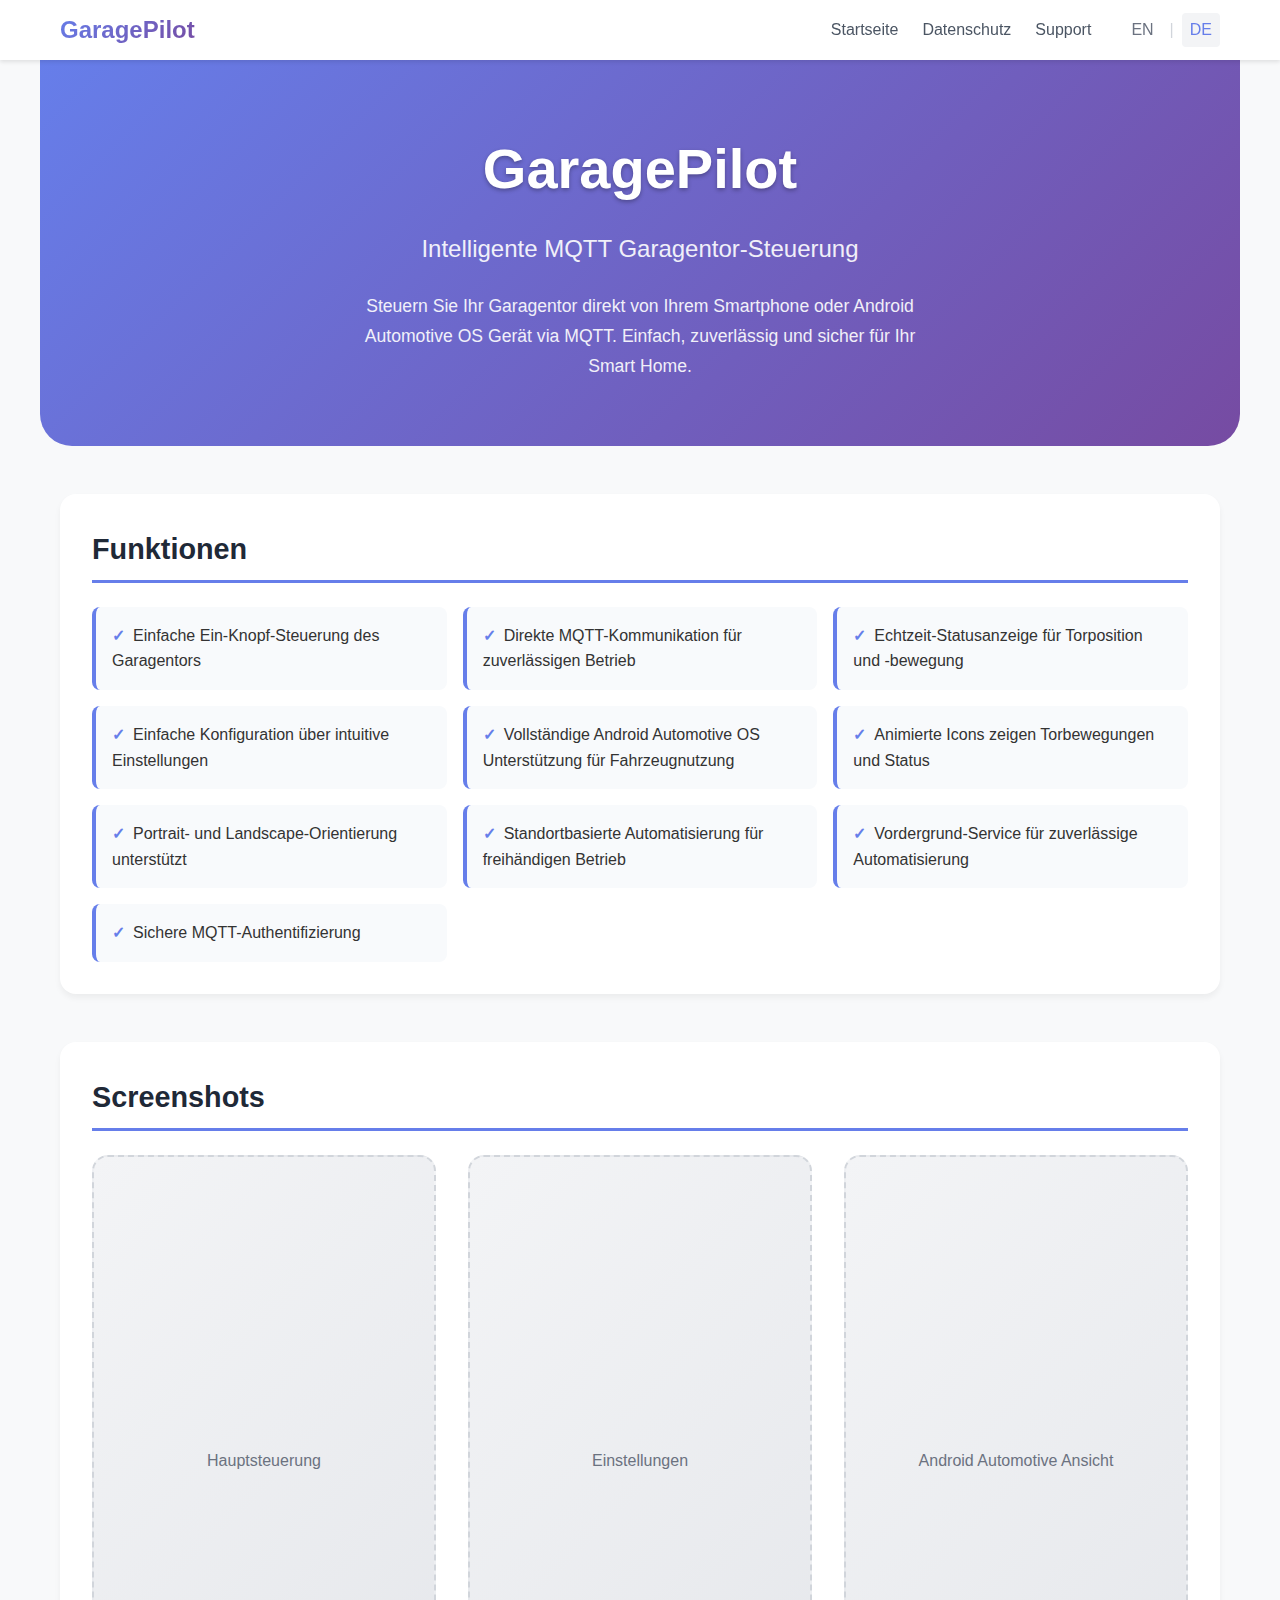
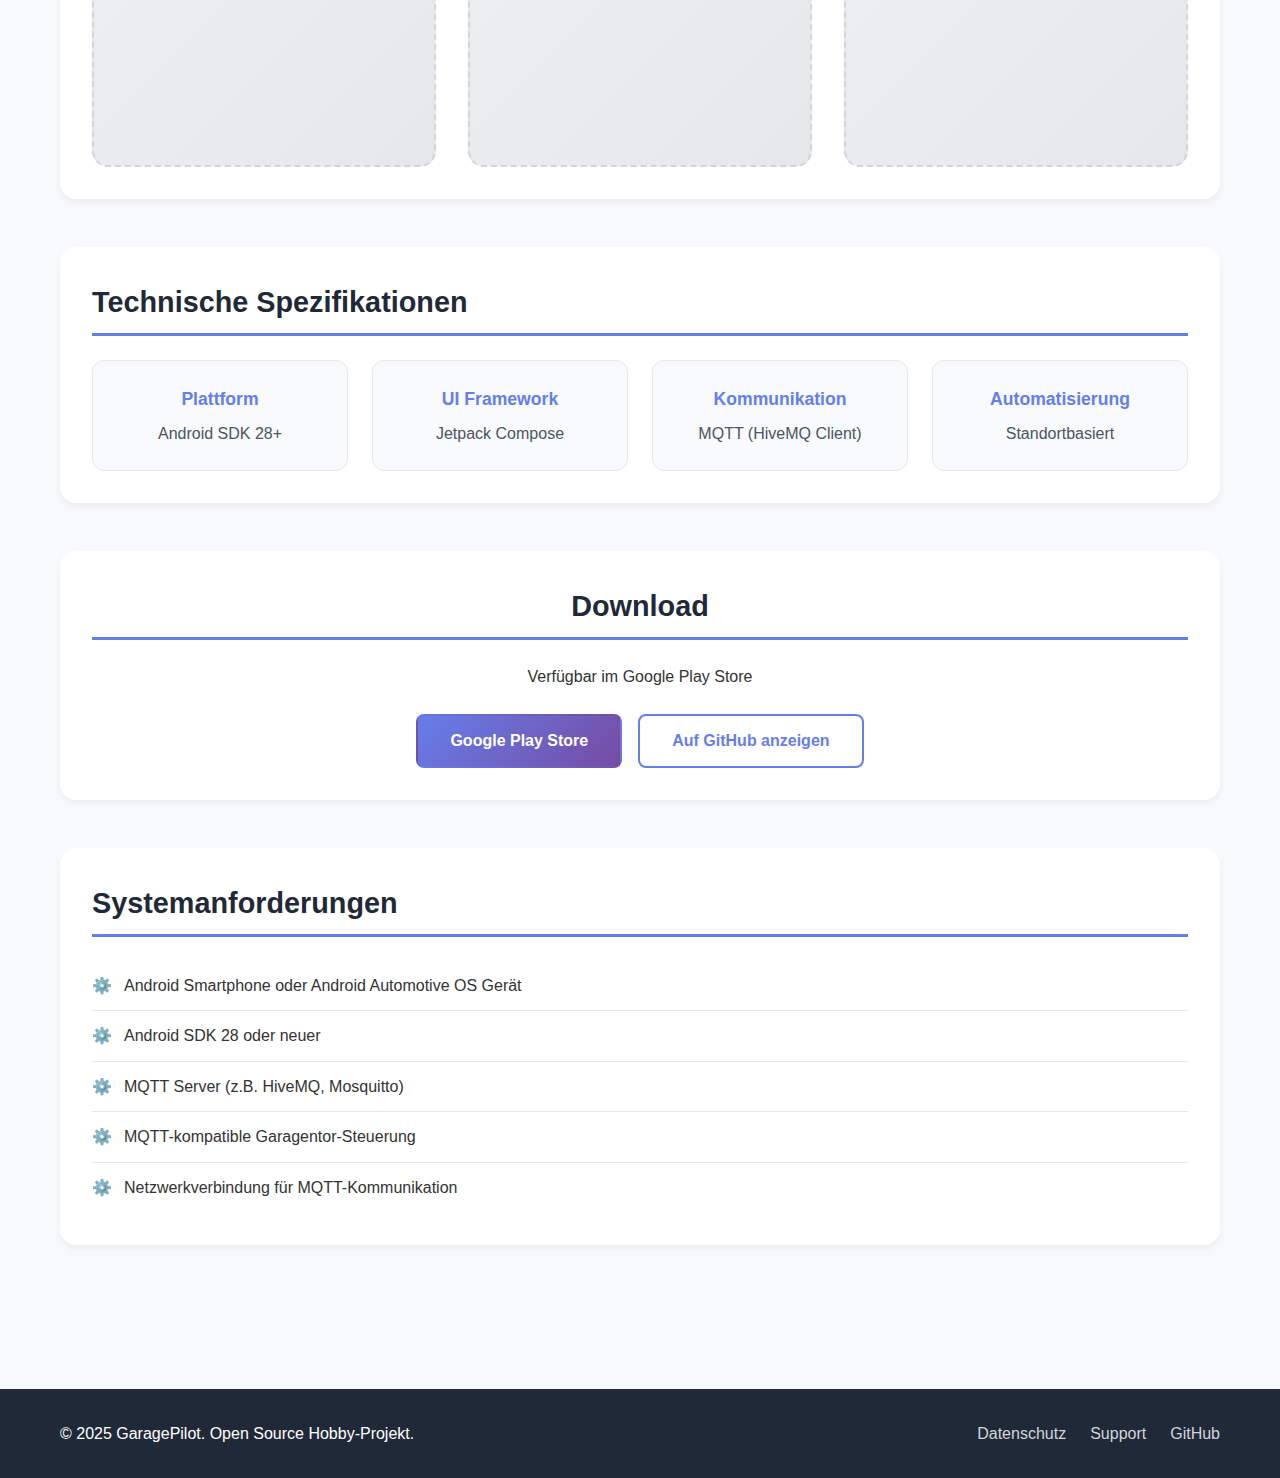
<file: index.html>
<!DOCTYPE html>
<html lang="de">

<head>
    <meta charset="UTF-8">
    <meta name="viewport" content="width=device-width, initial-scale=1.0">
    <title>GaragePilot - MQTT Garagentor-Steuerung</title>
    <link rel="stylesheet" href="css/style.css">
</head>

<body>
    <nav class="navbar">
        <div class="nav-container">
            <h1 class="nav-title">GaragePilot</h1>
            <div class="nav-right">                <ul class="nav-menu">
                    <li><a href="index.html">Startseite</a></li>
                    <li><a href="privacy-de.html">Datenschutz</a></li>
                    <li><a href="support-de.html">Support</a></li>
                </ul><div class="language-switcher">
                    <a href="index-en.html">EN</a>
                    <span class="separator">|</span>
                    <a href="index.html" class="active">DE</a>
                </div>
            </div>
        </div>
    </nav>

    <main class="main-content">
        <div class="container">
            <header class="hero">
                <h1>GaragePilot</h1>
                <h2>Intelligente MQTT Garagentor-Steuerung</h2>
                <p class="hero-description">
                    Steuern Sie Ihr Garagentor direkt von Ihrem Smartphone oder Android Automotive OS Gerät via MQTT.
                    Einfach, zuverlässig und sicher für Ihr Smart Home.
                </p>
            </header>

            <section class="features">
                <h3>Funktionen</h3>
                <ul>
                    <li>Einfache Ein-Knopf-Steuerung des Garagentors</li>
                    <li>Direkte MQTT-Kommunikation für zuverlässigen Betrieb</li>
                    <li>Echtzeit-Statusanzeige für Torposition und -bewegung</li>
                    <li>Einfache Konfiguration über intuitive Einstellungen</li>
                    <li>Vollständige Android Automotive OS Unterstützung für Fahrzeugnutzung</li>
                    <li>Animierte Icons zeigen Torbewegungen und Status</li>
                    <li>Portrait- und Landscape-Orientierung unterstützt</li>
                    <li>Standortbasierte Automatisierung für freihändigen Betrieb</li>
                    <li>Vordergrund-Service für zuverlässige Automatisierung</li>
                    <li>Sichere MQTT-Authentifizierung</li>
                </ul>
            </section>

            <section class="screenshots">
                <h3>Screenshots</h3>
                <div class="screenshot-grid">
                    <div class="screenshot-placeholder">
                        <p>Hauptsteuerung</p>
                    </div>
                    <div class="screenshot-placeholder">
                        <p>Einstellungen</p>
                    </div>
                    <div class="screenshot-placeholder">
                        <p>Android Automotive Ansicht</p>
                    </div>
                </div>
            </section>

            <section class="technical-specs">
                <h3>Technische Spezifikationen</h3>
                <div class="specs-grid">
                    <div class="spec-item">
                        <h4>Plattform</h4>
                        <p>Android SDK 28+</p>
                    </div>
                    <div class="spec-item">
                        <h4>UI Framework</h4>
                        <p>Jetpack Compose</p>
                    </div>
                    <div class="spec-item">
                        <h4>Kommunikation</h4>
                        <p>MQTT (HiveMQ Client)</p>
                    </div>
                    <div class="spec-item">
                        <h4>Automatisierung</h4>
                        <p>Standortbasiert</p>
                    </div>
                </div>
            </section>

            <section class="download">
                <h3>Download</h3>
                <p>Verfügbar im Google Play Store</p>
                <div class="download-buttons">
                    <a href="#" class="btn btn-primary">Google Play Store</a>
                    <a href="https://github.com/yourusername/GContrl" class="btn btn-secondary">Auf GitHub anzeigen</a>
                </div>
            </section>

            <section class="requirements">
                <h3>Systemanforderungen</h3>
                <ul>
                    <li>Android Smartphone oder Android Automotive OS Gerät</li>
                    <li>Android SDK 28 oder neuer</li>
                    <li>MQTT Server (z.B. HiveMQ, Mosquitto)</li>
                    <li>MQTT-kompatible Garagentor-Steuerung</li>
                    <li>Netzwerkverbindung für MQTT-Kommunikation</li>
                </ul>
            </section>
        </div>
    </main>

    <footer class="footer">
        <div class="container">
            <p>&copy; 2025 GaragePilot. Open Source Hobby-Projekt.</p>
            <div class="footer-links">
                <a href="privacy-de.html">Datenschutz</a>
                <a href="support-de.html">Support</a>
                <a href="https://github.com/yourusername/GContrl">GitHub</a>
            </div>
        </div>
    </footer>
</body>

</html>
</file>
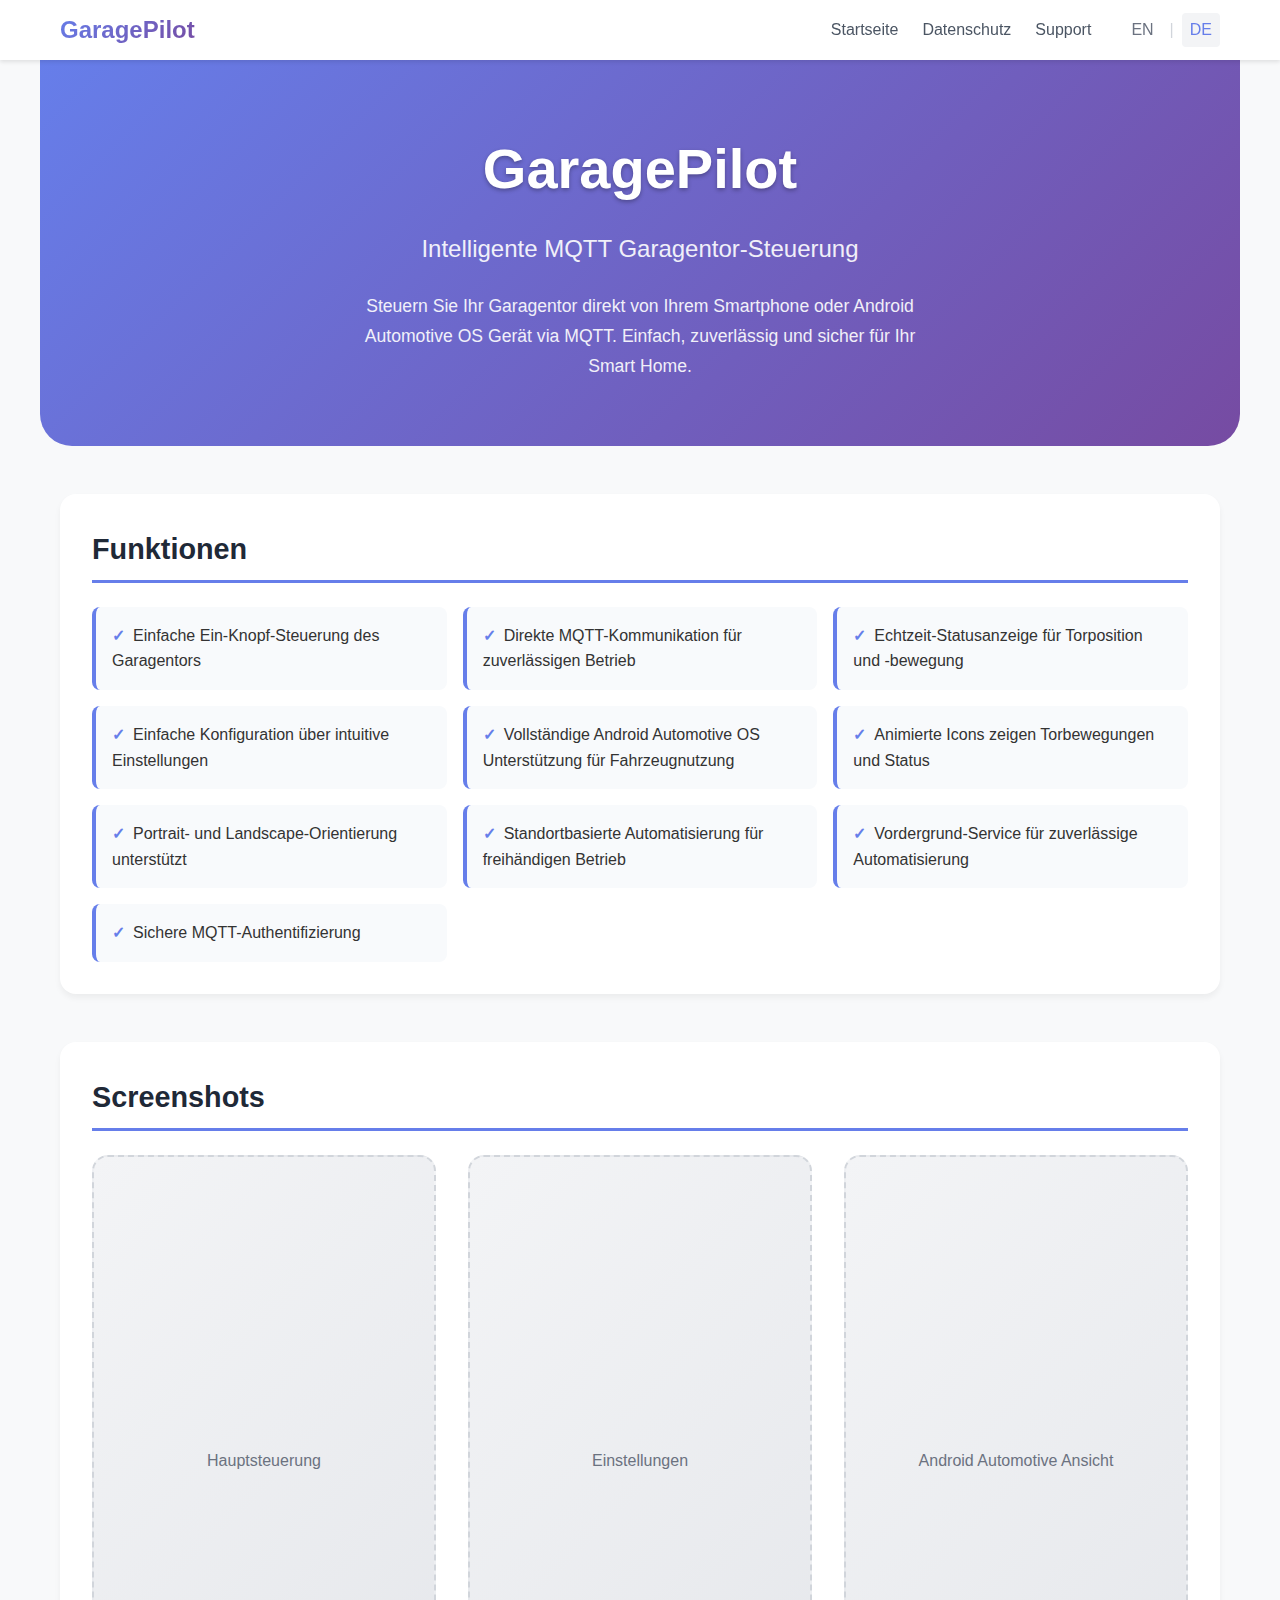
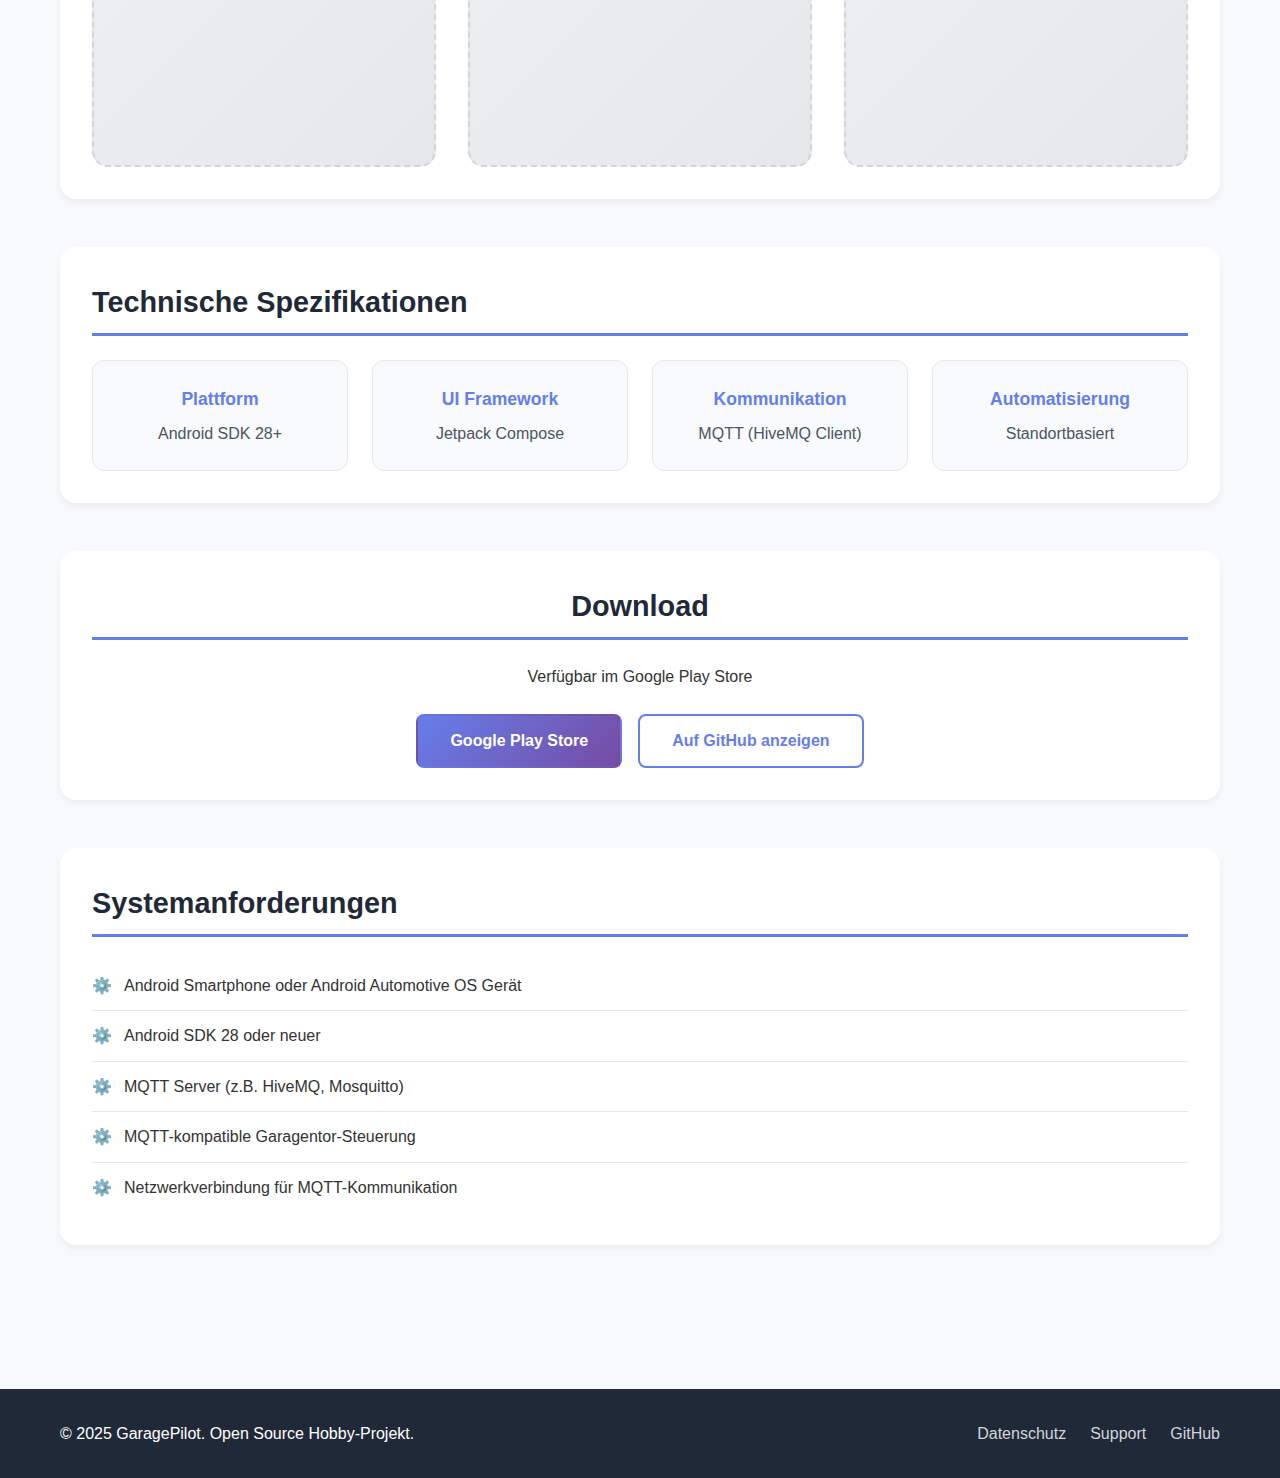
<file: index-de.html>
<!DOCTYPE html>
<html lang="de">

<head>
    <meta charset="UTF-8">
    <meta name="viewport" content="width=device-width, initial-scale=1.0">
    <title>GaragePilot - MQTT Garagentor-Steuerung</title>
    <link rel="stylesheet" href="css/style.css">
</head>

<body>
    <nav class="navbar">
        <div class="nav-container">
            <h1 class="nav-title">GaragePilot</h1>
            <div class="nav-right">
                <ul class="nav-menu">
                    <li><a href="index-de.html">Startseite</a></li>
                    <li><a href="privacy-de.html">Datenschutz</a></li>
                    <li><a href="support-de.html">Support</a></li>
                </ul>
                <div class="language-switcher">
                    <a href="index.html">EN</a>
                    <span class="separator">|</span>
                    <a href="index-de.html" class="active">DE</a>
                </div>
            </div>
        </div>
    </nav>

    <main class="main-content">
        <div class="container">
            <header class="hero">
                <h1>GaragePilot</h1>
                <h2>Intelligente MQTT Garagentor-Steuerung</h2>
                <p class="hero-description">
                    Steuern Sie Ihr Garagentor direkt von Ihrem Smartphone oder Android Automotive OS Gerät via MQTT.
                    Einfach, zuverlässig und sicher für Ihr Smart Home.
                </p>
            </header>

            <section class="features">
                <h3>Funktionen</h3>
                <ul>
                    <li>Einfache Ein-Knopf-Steuerung des Garagentors</li>
                    <li>Direkte MQTT-Kommunikation für zuverlässigen Betrieb</li>
                    <li>Echtzeit-Statusanzeige für Torposition und -bewegung</li>
                    <li>Einfache Konfiguration über intuitive Einstellungen</li>
                    <li>Vollständige Android Automotive OS Unterstützung für Fahrzeugnutzung</li>
                    <li>Animierte Icons zeigen Torbewegungen und Status</li>
                    <li>Portrait- und Landscape-Orientierung unterstützt</li>
                    <li>Standortbasierte Automatisierung für freihändigen Betrieb</li>
                    <li>Vordergrund-Service für zuverlässige Automatisierung</li>
                    <li>Sichere MQTT-Authentifizierung</li>
                </ul>
            </section>

            <section class="screenshots">
                <h3>Screenshots</h3>
                <div class="screenshot-grid">
                    <div class="screenshot-placeholder">
                        <p>Hauptsteuerung</p>
                    </div>
                    <div class="screenshot-placeholder">
                        <p>Einstellungen</p>
                    </div>
                    <div class="screenshot-placeholder">
                        <p>Android Automotive Ansicht</p>
                    </div>
                </div>
            </section>

            <section class="technical-specs">
                <h3>Technische Spezifikationen</h3>
                <div class="specs-grid">
                    <div class="spec-item">
                        <h4>Plattform</h4>
                        <p>Android SDK 28+</p>
                    </div>
                    <div class="spec-item">
                        <h4>UI Framework</h4>
                        <p>Jetpack Compose</p>
                    </div>
                    <div class="spec-item">
                        <h4>Kommunikation</h4>
                        <p>MQTT (HiveMQ Client)</p>
                    </div>
                    <div class="spec-item">
                        <h4>Automatisierung</h4>
                        <p>Standortbasiert</p>
                    </div>
                </div>
            </section>

            <section class="download">
                <h3>Download</h3>
                <p>Verfügbar im Google Play Store</p>
                <div class="download-buttons">
                    <a href="#" class="btn btn-primary">Google Play Store</a>
                    <a href="https://github.com/yourusername/GContrl" class="btn btn-secondary">Auf GitHub anzeigen</a>
                </div>
            </section>

            <section class="requirements">
                <h3>Systemanforderungen</h3>
                <ul>
                    <li>Android Smartphone oder Android Automotive OS Gerät</li>
                    <li>Android SDK 28 oder neuer</li>
                    <li>MQTT Server (z.B. HiveMQ, Mosquitto)</li>
                    <li>MQTT-kompatible Garagentor-Steuerung</li>
                    <li>Netzwerkverbindung für MQTT-Kommunikation</li>
                </ul>
            </section>
        </div>
    </main>

    <footer class="footer">
        <div class="container">
            <p>&copy; 2025 GaragePilot. Open Source Hobby-Projekt.</p>
            <div class="footer-links">
                <a href="privacy-de.html">Datenschutz</a>
                <a href="support-de.html">Support</a>
                <a href="https://github.com/yourusername/GContrl">GitHub</a>
            </div>
        </div>
    </footer>
</body>

</html>
</file>
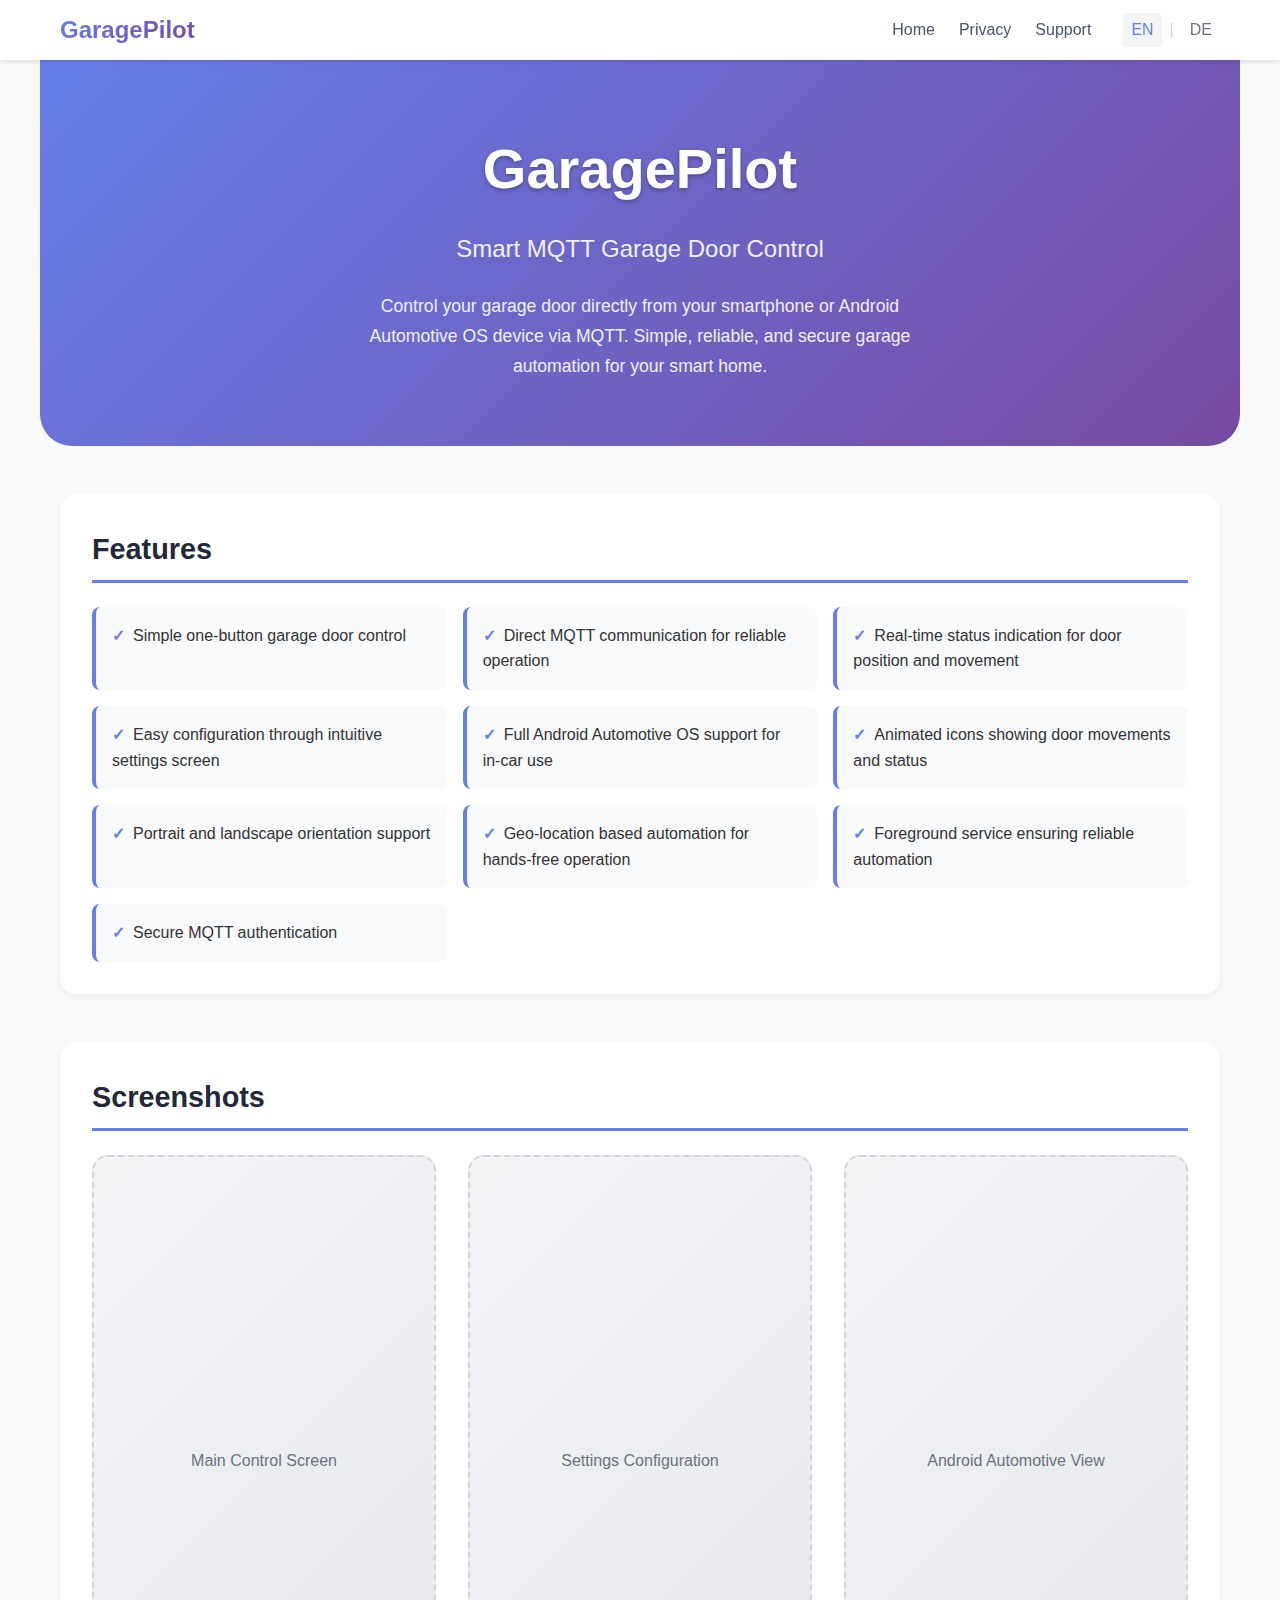
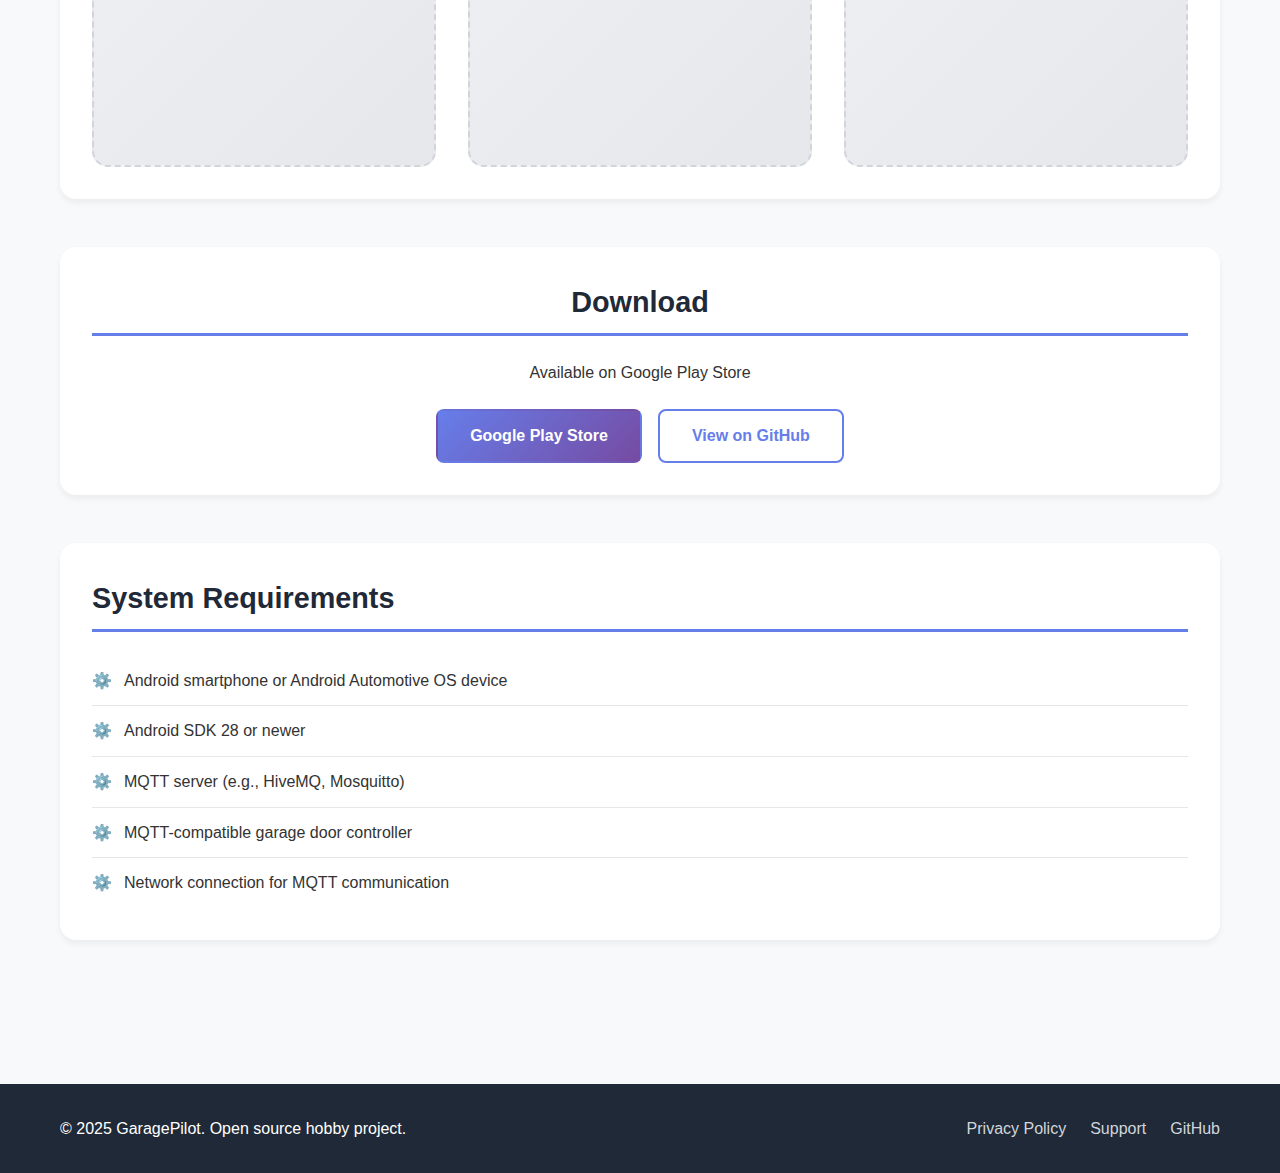
<file: index-en.html>
<!DOCTYPE html>
<html lang="en">

<head>
    <meta charset="UTF-8">
    <meta name="viewport" content="width=device-width, initial-scale=1.0">
    <title>GaragePilot - MQTT Garage Door Control</title>
    <link rel="stylesheet" href="css/style.css">
</head>

<body>
    <nav class="navbar">
        <div class="nav-container">
            <h1 class="nav-title">GaragePilot</h1>
            <div class="nav-right">
                <ul class="nav-menu">
                    <li><a href="index-en.html">Home</a></li>
                    <li><a href="privacy-en.html">Privacy</a></li>
                    <li><a href="support-en.html">Support</a></li>
                </ul>
                <div class="language-switcher">
                    <a href="index-en.html" class="active">EN</a>
                    <span class="separator">|</span>
                    <a href="index.html">DE</a>
                </div>
            </div>
        </div>
    </nav>

    <main class="main-content">
        <div class="container">
            <header class="hero">
                <h1>GaragePilot</h1>
                <h2>Smart MQTT Garage Door Control</h2>
                <p class="hero-description">
                    Control your garage door directly from your smartphone or Android Automotive OS device via MQTT.
                    Simple, reliable, and secure garage automation for your smart home.
                </p>
            </header>

            <section class="features">
                <h3>Features</h3>
                <ul>
                    <li>Simple one-button garage door control</li>
                    <li>Direct MQTT communication for reliable operation</li>
                    <li>Real-time status indication for door position and movement</li>
                    <li>Easy configuration through intuitive settings screen</li>
                    <li>Full Android Automotive OS support for in-car use</li>
                    <li>Animated icons showing door movements and status</li>
                    <li>Portrait and landscape orientation support</li>
                    <li>Geo-location based automation for hands-free operation</li>
                    <li>Foreground service ensuring reliable automation</li>
                    <li>Secure MQTT authentication</li>
                </ul>
            </section>

            <section class="screenshots">
                <h3>Screenshots</h3>
                <div class="screenshot-grid">
                    <div class="screenshot-placeholder">
                        <p>Main Control Screen</p>
                    </div>
                    <div class="screenshot-placeholder">
                        <p>Settings Configuration</p>
                    </div>
                    <div class="screenshot-placeholder">
                        <p>Android Automotive View</p>
                    </div>
                </div>            </section>

            <section class="download">
                <h3>Download</h3>
                <p>Available on Google Play Store</p>
                <div class="download-buttons">
                    <a href="#" class="btn btn-primary">Google Play Store</a>
                    <a href="https://github.com/yourusername/GContrl" class="btn btn-secondary">View on GitHub</a>
                </div>
            </section>

            <section class="requirements">
                <h3>System Requirements</h3>
                <ul>
                    <li>Android smartphone or Android Automotive OS device</li>
                    <li>Android SDK 28 or newer</li>
                    <li>MQTT server (e.g., HiveMQ, Mosquitto)</li>
                    <li>MQTT-compatible garage door controller</li>
                    <li>Network connection for MQTT communication</li>
                </ul>
            </section>
        </div>
    </main>

    <footer class="footer">
        <div class="container">
            <p>&copy; 2025 GaragePilot. Open source hobby project.</p>
            <div class="footer-links">
                <a href="privacy-en.html">Privacy Policy</a>
                <a href="support-en.html">Support</a>
                <a href="https://github.com/yourusername/GContrl">GitHub</a>
            </div>
        </div>
    </footer>
</body>

</html>
</file>
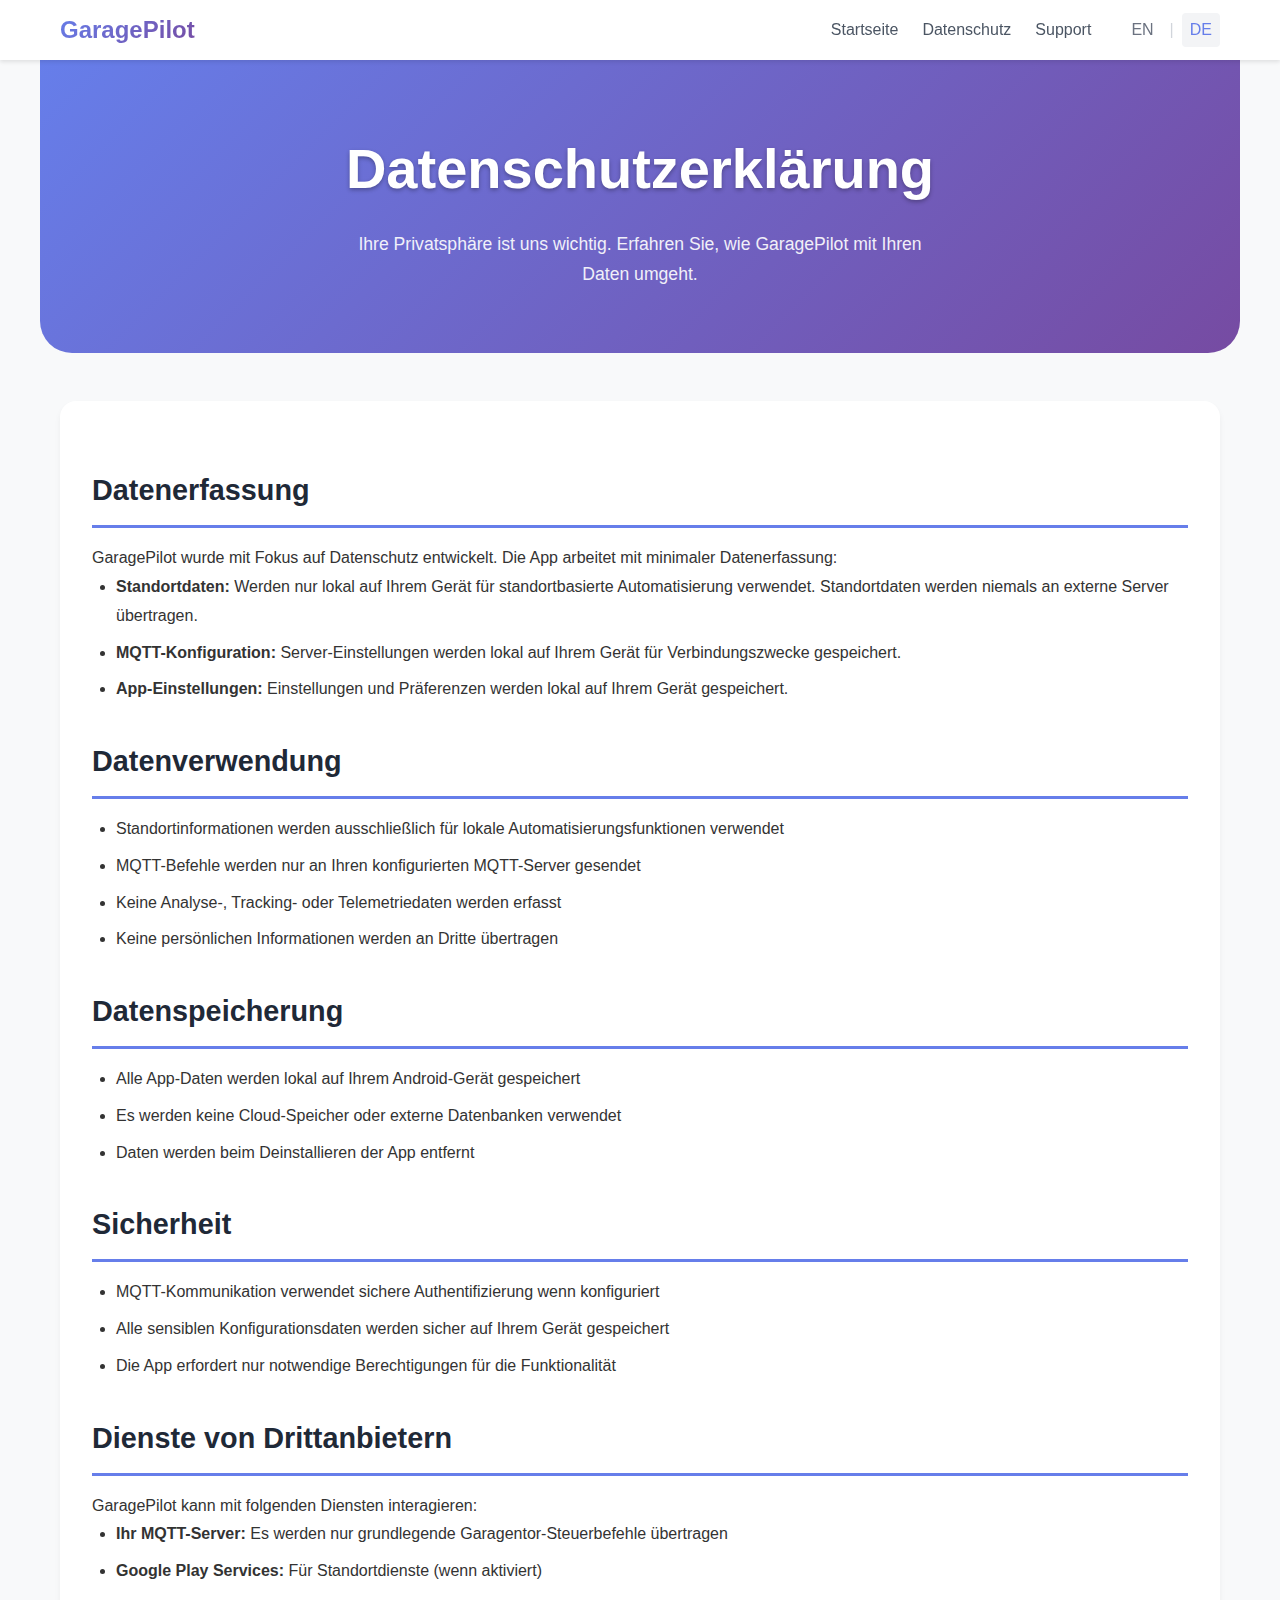
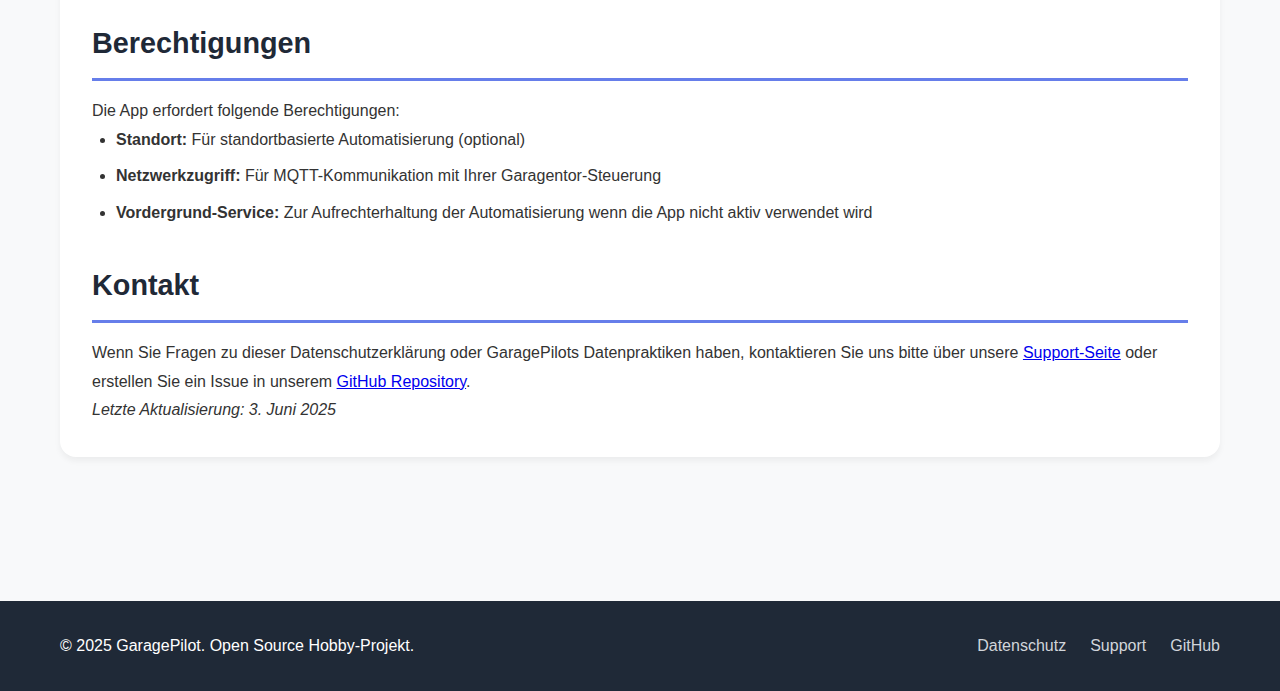
<file: privacy-de.html>
<!DOCTYPE html>
<html lang="de">

<head>
    <meta charset="UTF-8">
    <meta name="viewport" content="width=device-width, initial-scale=1.0">
    <title>Datenschutz - GaragePilot</title>
    <link rel="stylesheet" href="css/style.css">
</head>

<body>
    <nav class="navbar">
        <div class="nav-container">
            <h1 class="nav-title">GaragePilot</h1>
            <div class="nav-right">
                <ul class="nav-menu">
                    <li><a href="index.html">Startseite</a></li>
                    <li><a href="privacy-de.html" class="active">Datenschutz</a></li>
                    <li><a href="support-de.html">Support</a></li>
                </ul>
                <div class="language-switcher">
                    <a href="privacy-en.html">EN</a>
                    <span class="separator">|</span>
                    <a href="privacy-de.html" class="active">DE</a>
                </div>
            </div>
        </div>
    </nav>

    <main class="main-content">
        <div class="container">
            <header class="hero">
                <h1>Datenschutzerklärung</h1>
                <p class="hero-description">
                    Ihre Privatsphäre ist uns wichtig. Erfahren Sie, wie GaragePilot mit Ihren Daten umgeht.
                </p>
            </header>

            <section class="privacy-content">
                <h3>Datenerfassung</h3>
                <p>GaragePilot wurde mit Fokus auf Datenschutz entwickelt. Die App arbeitet mit minimaler
                    Datenerfassung:</p>
                <ul>
                    <li><strong>Standortdaten:</strong> Werden nur lokal auf Ihrem Gerät für standortbasierte
                        Automatisierung verwendet. Standortdaten werden niemals an externe Server übertragen.</li>
                    <li><strong>MQTT-Konfiguration:</strong> Server-Einstellungen werden lokal auf Ihrem Gerät für
                        Verbindungszwecke gespeichert.</li>
                    <li><strong>App-Einstellungen:</strong> Einstellungen und Präferenzen werden lokal auf Ihrem Gerät
                        gespeichert.</li>
                </ul>

                <h3>Datenverwendung</h3>
                <ul>
                    <li>Standortinformationen werden ausschließlich für lokale Automatisierungsfunktionen verwendet</li>
                    <li>MQTT-Befehle werden nur an Ihren konfigurierten MQTT-Server gesendet</li>
                    <li>Keine Analyse-, Tracking- oder Telemetriedaten werden erfasst</li>
                    <li>Keine persönlichen Informationen werden an Dritte übertragen</li>
                </ul>

                <h3>Datenspeicherung</h3>
                <ul>
                    <li>Alle App-Daten werden lokal auf Ihrem Android-Gerät gespeichert</li>
                    <li>Es werden keine Cloud-Speicher oder externe Datenbanken verwendet</li>
                    <li>Daten werden beim Deinstallieren der App entfernt</li>
                </ul>

                <h3>Sicherheit</h3>
                <ul>
                    <li>MQTT-Kommunikation verwendet sichere Authentifizierung wenn konfiguriert</li>
                    <li>Alle sensiblen Konfigurationsdaten werden sicher auf Ihrem Gerät gespeichert</li>
                    <li>Die App erfordert nur notwendige Berechtigungen für die Funktionalität</li>
                </ul>

                <h3>Dienste von Drittanbietern</h3>
                <p>GaragePilot kann mit folgenden Diensten interagieren:</p>
                <ul>
                    <li><strong>Ihr MQTT-Server:</strong> Es werden nur grundlegende Garagentor-Steuerbefehle übertragen
                    </li>
                    <li><strong>Google Play Services:</strong> Für Standortdienste (wenn aktiviert)</li>
                </ul>

                <h3>Berechtigungen</h3>
                <p>Die App erfordert folgende Berechtigungen:</p>
                <ul>
                    <li><strong>Standort:</strong> Für standortbasierte Automatisierung (optional)</li>
                    <li><strong>Netzwerkzugriff:</strong> Für MQTT-Kommunikation mit Ihrer Garagentor-Steuerung</li>
                    <li><strong>Vordergrund-Service:</strong> Zur Aufrechterhaltung der Automatisierung wenn die App
                        nicht aktiv verwendet wird</li>
                </ul>

                <h3>Kontakt</h3>
                <p>Wenn Sie Fragen zu dieser Datenschutzerklärung oder GaragePilots Datenpraktiken haben, kontaktieren
                    Sie uns bitte über unsere <a href="support-de.html">Support-Seite</a> oder erstellen Sie ein Issue
                    in unserem <a href="https://github.com/yourusername/GContrl">GitHub Repository</a>.</p>

                <p><em>Letzte Aktualisierung: 3. Juni 2025</em></p>
            </section>
        </div>
    </main>

    <footer class="footer">
        <div class="container">
            <p>&copy; 2025 GaragePilot. Open Source Hobby-Projekt.</p>
            <div class="footer-links">
                <a href="privacy-de.html">Datenschutz</a>
                <a href="support-de.html">Support</a>
                <a href="https://github.com/yourusername/GContrl">GitHub</a>
            </div>
        </div>
    </footer>
</body>

</html>
</file>
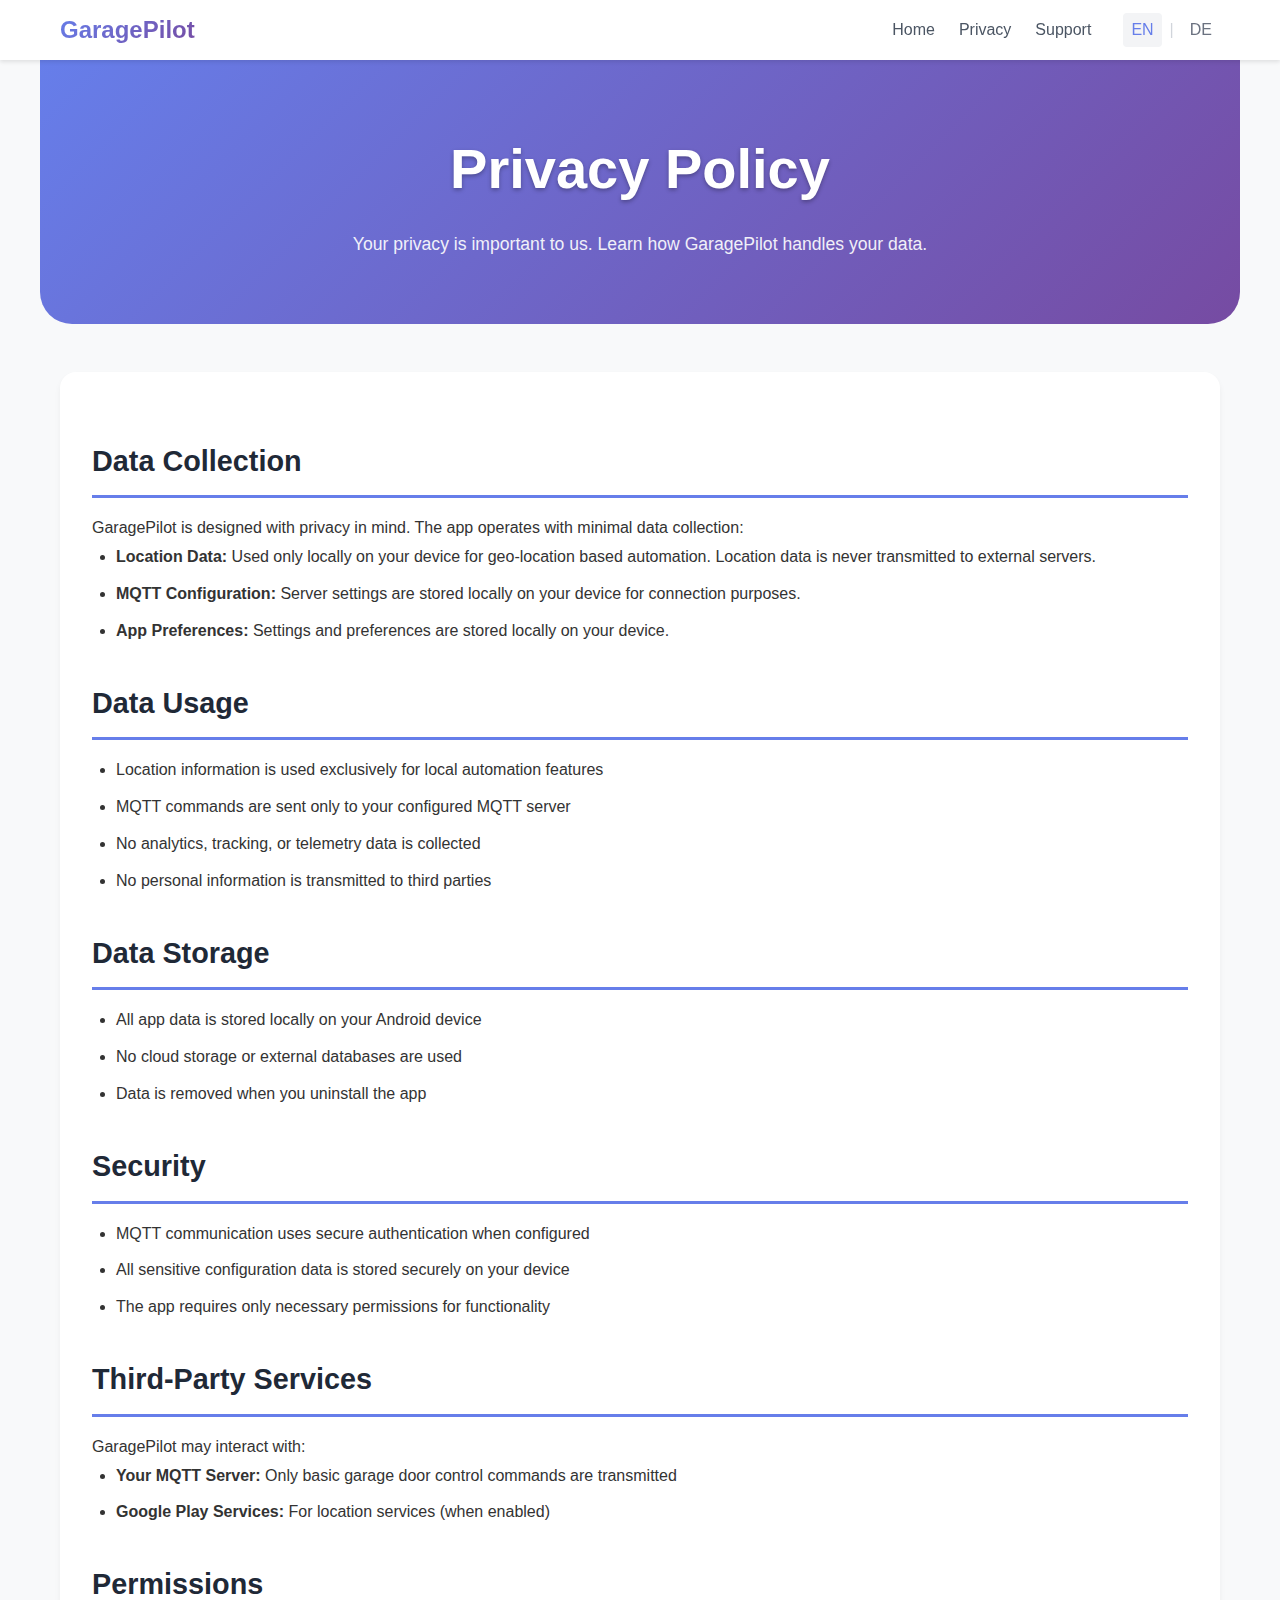
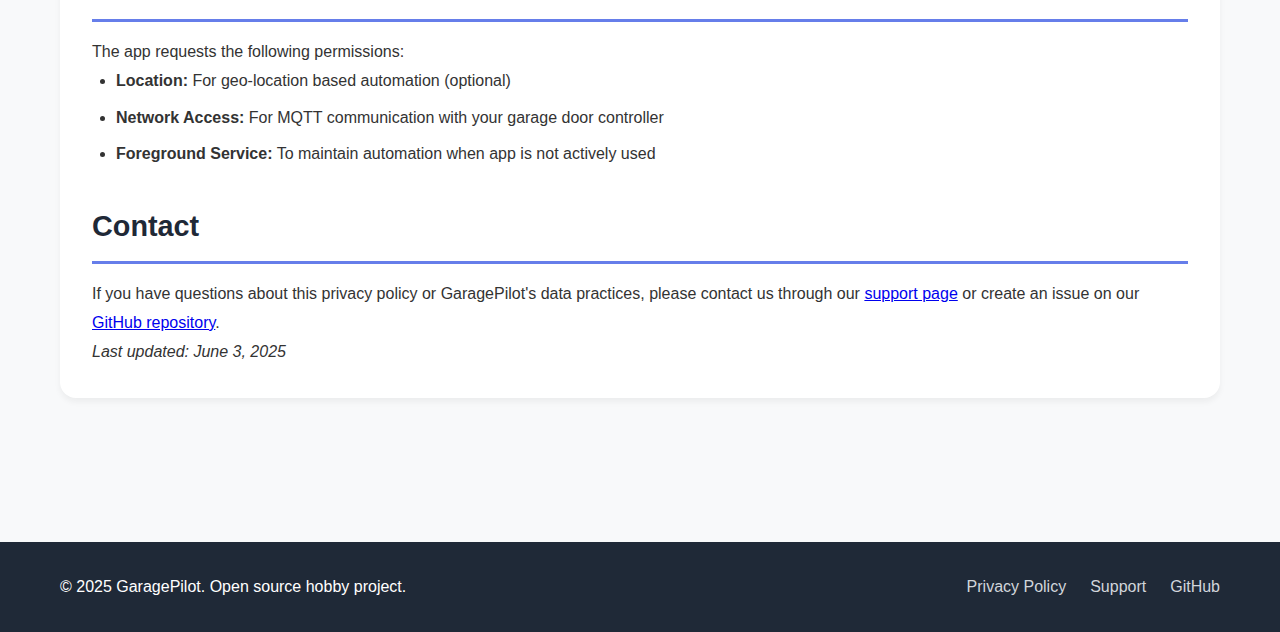
<file: privacy-en.html>
<!DOCTYPE html>
<html lang="en">

<head>
    <meta charset="UTF-8">
    <meta name="viewport" content="width=device-width, initial-scale=1.0">
    <title>Privacy Policy - GaragePilot</title>
    <link rel="stylesheet" href="css/style.css">
</head>

<body>
    <nav class="navbar">
        <div class="nav-container">
            <h1 class="nav-title">GaragePilot</h1>
            <div class="nav-right">
                <ul class="nav-menu">
                    <li><a href="index-en.html">Home</a></li>
                    <li><a href="privacy-en.html" class="active">Privacy</a></li>
                    <li><a href="support-en.html">Support</a></li>
                </ul>
                <div class="language-switcher">
                    <a href="privacy-en.html" class="active">EN</a>
                    <span class="separator">|</span>
                    <a href="privacy-de.html">DE</a>
                </div>
            </div>
        </div>
    </nav>

    <main class="main-content">
        <div class="container">
            <header class="hero">
                <h1>Privacy Policy</h1>
                <p class="hero-description">
                    Your privacy is important to us. Learn how GaragePilot handles your data.
                </p>
            </header>

            <section class="privacy-content">
                <h3>Data Collection</h3>
                <p>GaragePilot is designed with privacy in mind. The app operates with minimal data collection:</p>
                <ul>
                    <li><strong>Location Data:</strong> Used only locally on your device for geo-location based
                        automation. Location data is never transmitted to external servers.</li>
                    <li><strong>MQTT Configuration:</strong> Server settings are stored locally on your device for
                        connection purposes.</li>
                    <li><strong>App Preferences:</strong> Settings and preferences are stored locally on your device.
                    </li>
                </ul>

                <h3>Data Usage</h3>
                <ul>
                    <li>Location information is used exclusively for local automation features</li>
                    <li>MQTT commands are sent only to your configured MQTT server</li>
                    <li>No analytics, tracking, or telemetry data is collected</li>
                    <li>No personal information is transmitted to third parties</li>
                </ul>

                <h3>Data Storage</h3>
                <ul>
                    <li>All app data is stored locally on your Android device</li>
                    <li>No cloud storage or external databases are used</li>
                    <li>Data is removed when you uninstall the app</li>
                </ul>

                <h3>Security</h3>
                <ul>
                    <li>MQTT communication uses secure authentication when configured</li>
                    <li>All sensitive configuration data is stored securely on your device</li>
                    <li>The app requires only necessary permissions for functionality</li>
                </ul>

                <h3>Third-Party Services</h3>
                <p>GaragePilot may interact with:</p>
                <ul>
                    <li><strong>Your MQTT Server:</strong> Only basic garage door control commands are transmitted</li>
                    <li><strong>Google Play Services:</strong> For location services (when enabled)</li>
                </ul>

                <h3>Permissions</h3>
                <p>The app requests the following permissions:</p>
                <ul>
                    <li><strong>Location:</strong> For geo-location based automation (optional)</li>
                    <li><strong>Network Access:</strong> For MQTT communication with your garage door controller</li>
                    <li><strong>Foreground Service:</strong> To maintain automation when app is not actively used</li>
                </ul>

                <h3>Contact</h3>
                <p>If you have questions about this privacy policy or GaragePilot's data practices, please contact us
                    through our <a href="support-en.html">support page</a> or create an issue on our <a
                        href="https://github.com/enthali/GContrl">GitHub repository</a>.</p>

                <p><em>Last updated: June 3, 2025</em></p>
            </section>
        </div>
    </main>

    <footer class="footer">
        <div class="container">
            <p>&copy; 2025 GaragePilot. Open source hobby project.</p>
            <div class="footer-links">
                <a href="privacy-en.html">Privacy Policy</a>
                <a href="support-en.html">Support</a>
                <a href="https://github.com/enthali/GContrl">GitHub</a>
            </div>
        </div>
    </footer>
</body>

</html>
</file>
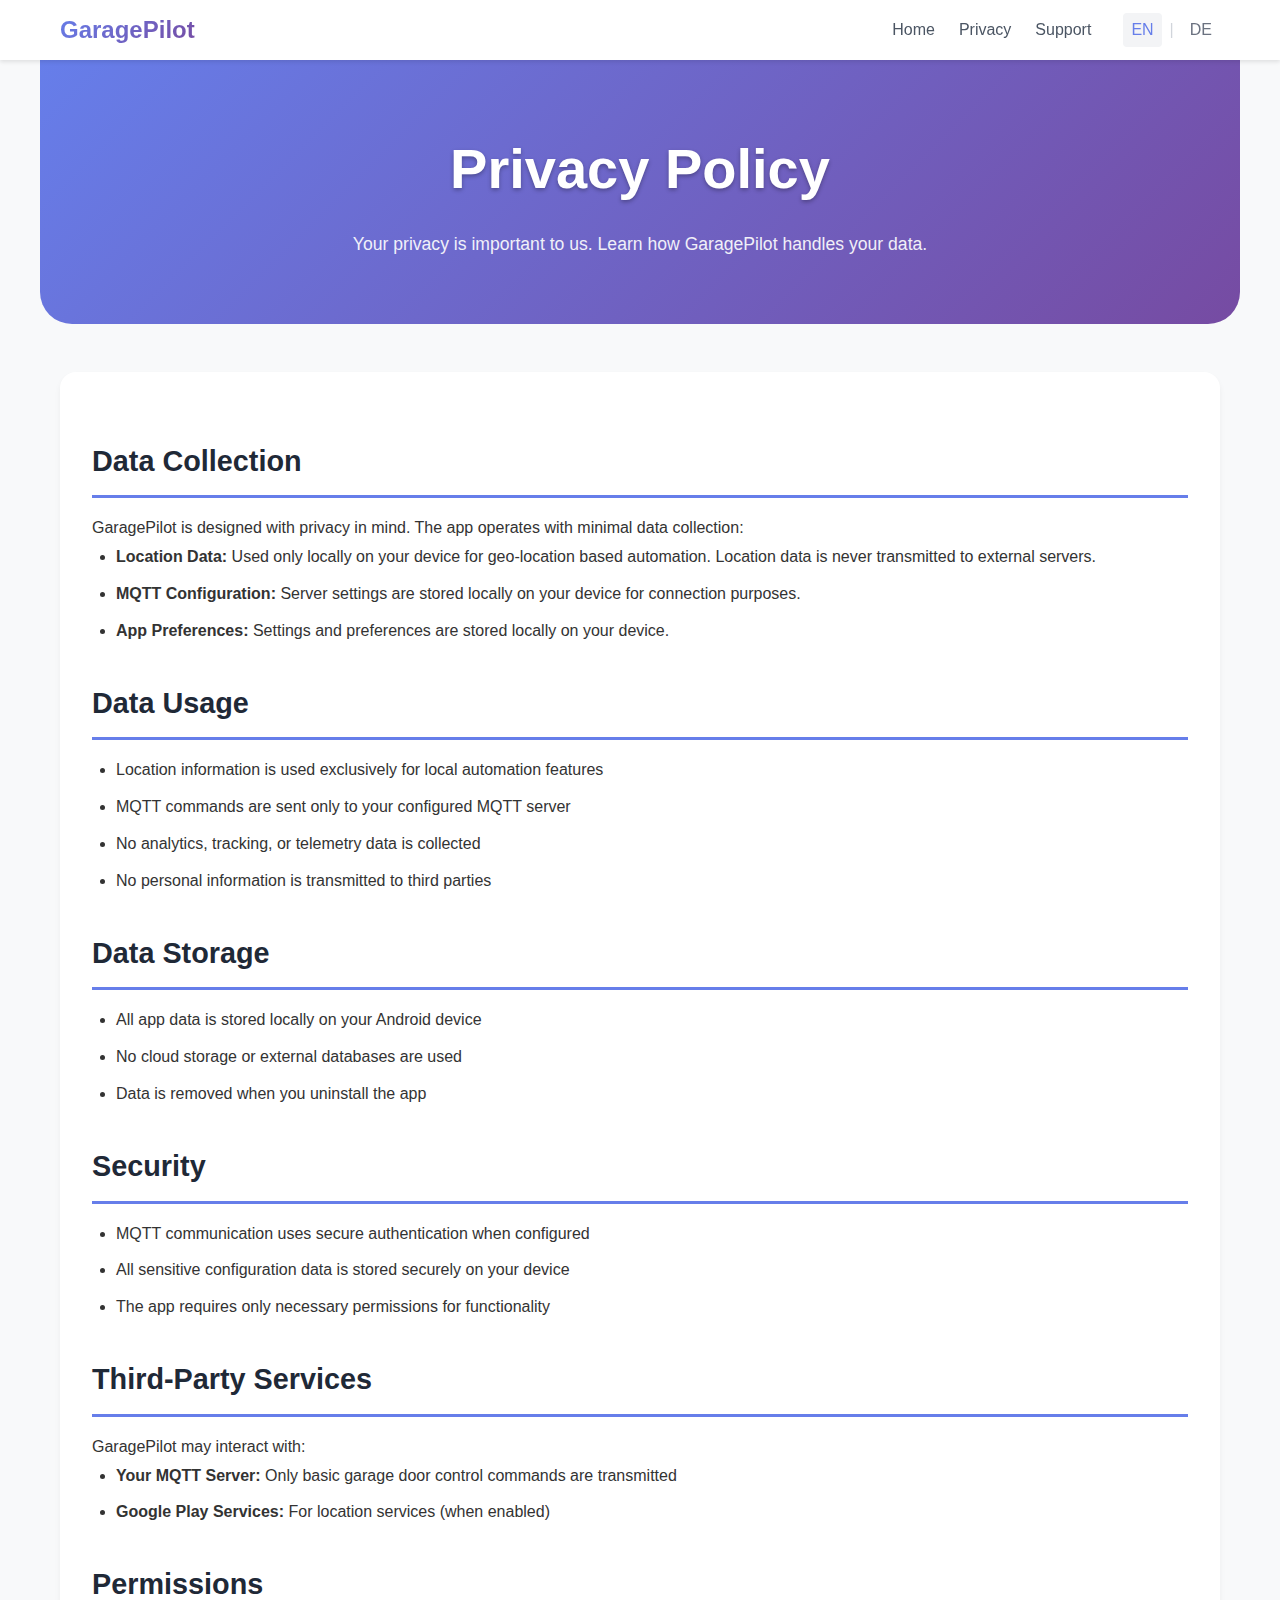
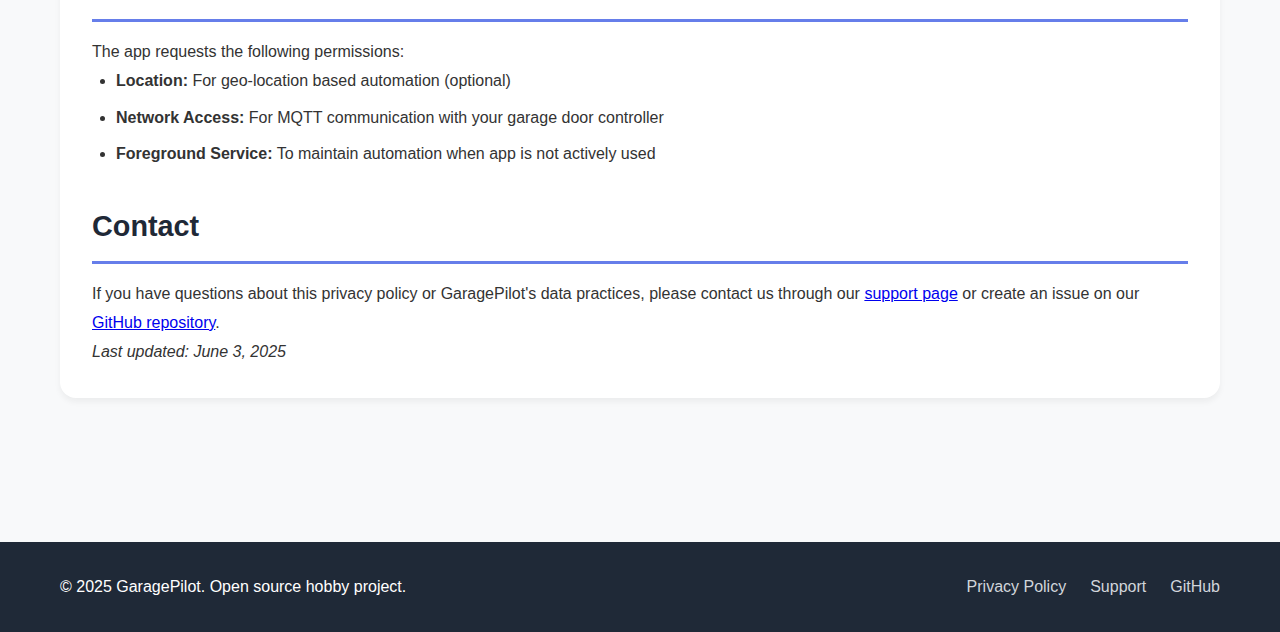
<file: privacy.html>
<!DOCTYPE html>
<html lang="en">

<head>
    <meta charset="UTF-8">
    <meta name="viewport" content="width=device-width, initial-scale=1.0">
    <title>Privacy Policy - GaragePilot</title>
    <link rel="stylesheet" href="css/style.css">
</head>

<body>
    <nav class="navbar">
        <div class="nav-container">
            <h1 class="nav-title">GaragePilot</h1>
            <div class="nav-right">
                <ul class="nav-menu">
                    <li><a href="index.html">Home</a></li>
                    <li><a href="privacy.html" class="active">Privacy</a></li>
                    <li><a href="support.html">Support</a></li>
                </ul>
                <div class="language-switcher">
                    <a href="privacy.html" class="active">EN</a>
                    <span class="separator">|</span>
                    <a href="privacy-de.html">DE</a>
                </div>
            </div>
        </div>
    </nav>

    <main class="main-content">
        <div class="container">
            <header class="hero">
                <h1>Privacy Policy</h1>
                <p class="hero-description">
                    Your privacy is important to us. Learn how GaragePilot handles your data.
                </p>
            </header>

            <section class="privacy-content">
                <h3>Data Collection</h3>
                <p>GaragePilot is designed with privacy in mind. The app operates with minimal data collection:</p>
                <ul>
                    <li><strong>Location Data:</strong> Used only locally on your device for geo-location based
                        automation. Location data is never transmitted to external servers.</li>
                    <li><strong>MQTT Configuration:</strong> Server settings are stored locally on your device for
                        connection purposes.</li>
                    <li><strong>App Preferences:</strong> Settings and preferences are stored locally on your device.
                    </li>
                </ul>

                <h3>Data Usage</h3>
                <ul>
                    <li>Location information is used exclusively for local automation features</li>
                    <li>MQTT commands are sent only to your configured MQTT server</li>
                    <li>No analytics, tracking, or telemetry data is collected</li>
                    <li>No personal information is transmitted to third parties</li>
                </ul>

                <h3>Data Storage</h3>
                <ul>
                    <li>All app data is stored locally on your Android device</li>
                    <li>No cloud storage or external databases are used</li>
                    <li>Data is removed when you uninstall the app</li>
                </ul>

                <h3>Security</h3>
                <ul>
                    <li>MQTT communication uses secure authentication when configured</li>
                    <li>All sensitive configuration data is stored securely on your device</li>
                    <li>The app requires only necessary permissions for functionality</li>
                </ul>

                <h3>Third-Party Services</h3>
                <p>GaragePilot may interact with:</p>
                <ul>
                    <li><strong>Your MQTT Server:</strong> Only basic garage door control commands are transmitted</li>
                    <li><strong>Google Play Services:</strong> For location services (when enabled)</li>
                </ul>

                <h3>Permissions</h3>
                <p>The app requests the following permissions:</p>
                <ul>
                    <li><strong>Location:</strong> For geo-location based automation (optional)</li>
                    <li><strong>Network Access:</strong> For MQTT communication with your garage door controller</li>
                    <li><strong>Foreground Service:</strong> To maintain automation when app is not actively used</li>
                </ul>

                <h3>Contact</h3>
                <p>If you have questions about this privacy policy or GaragePilot's data practices, please contact us
                    through our <a href="support.html">support page</a> or create an issue on our <a
                        href="https://github.com/yourusername/GContrl">GitHub repository</a>.</p>

                <p><em>Last updated: June 3, 2025</em></p>
            </section>
        </div>
    </main>

    <footer class="footer">
        <div class="container">
            <p>&copy; 2025 GaragePilot. Open source hobby project.</p>
            <div class="footer-links">
                <a href="privacy.html">Privacy Policy</a>
                <a href="support.html">Support</a>
                <a href="https://github.com/yourusername/GContrl">GitHub</a>
            </div>
        </div>
    </footer>
</body>

</html>
</file>
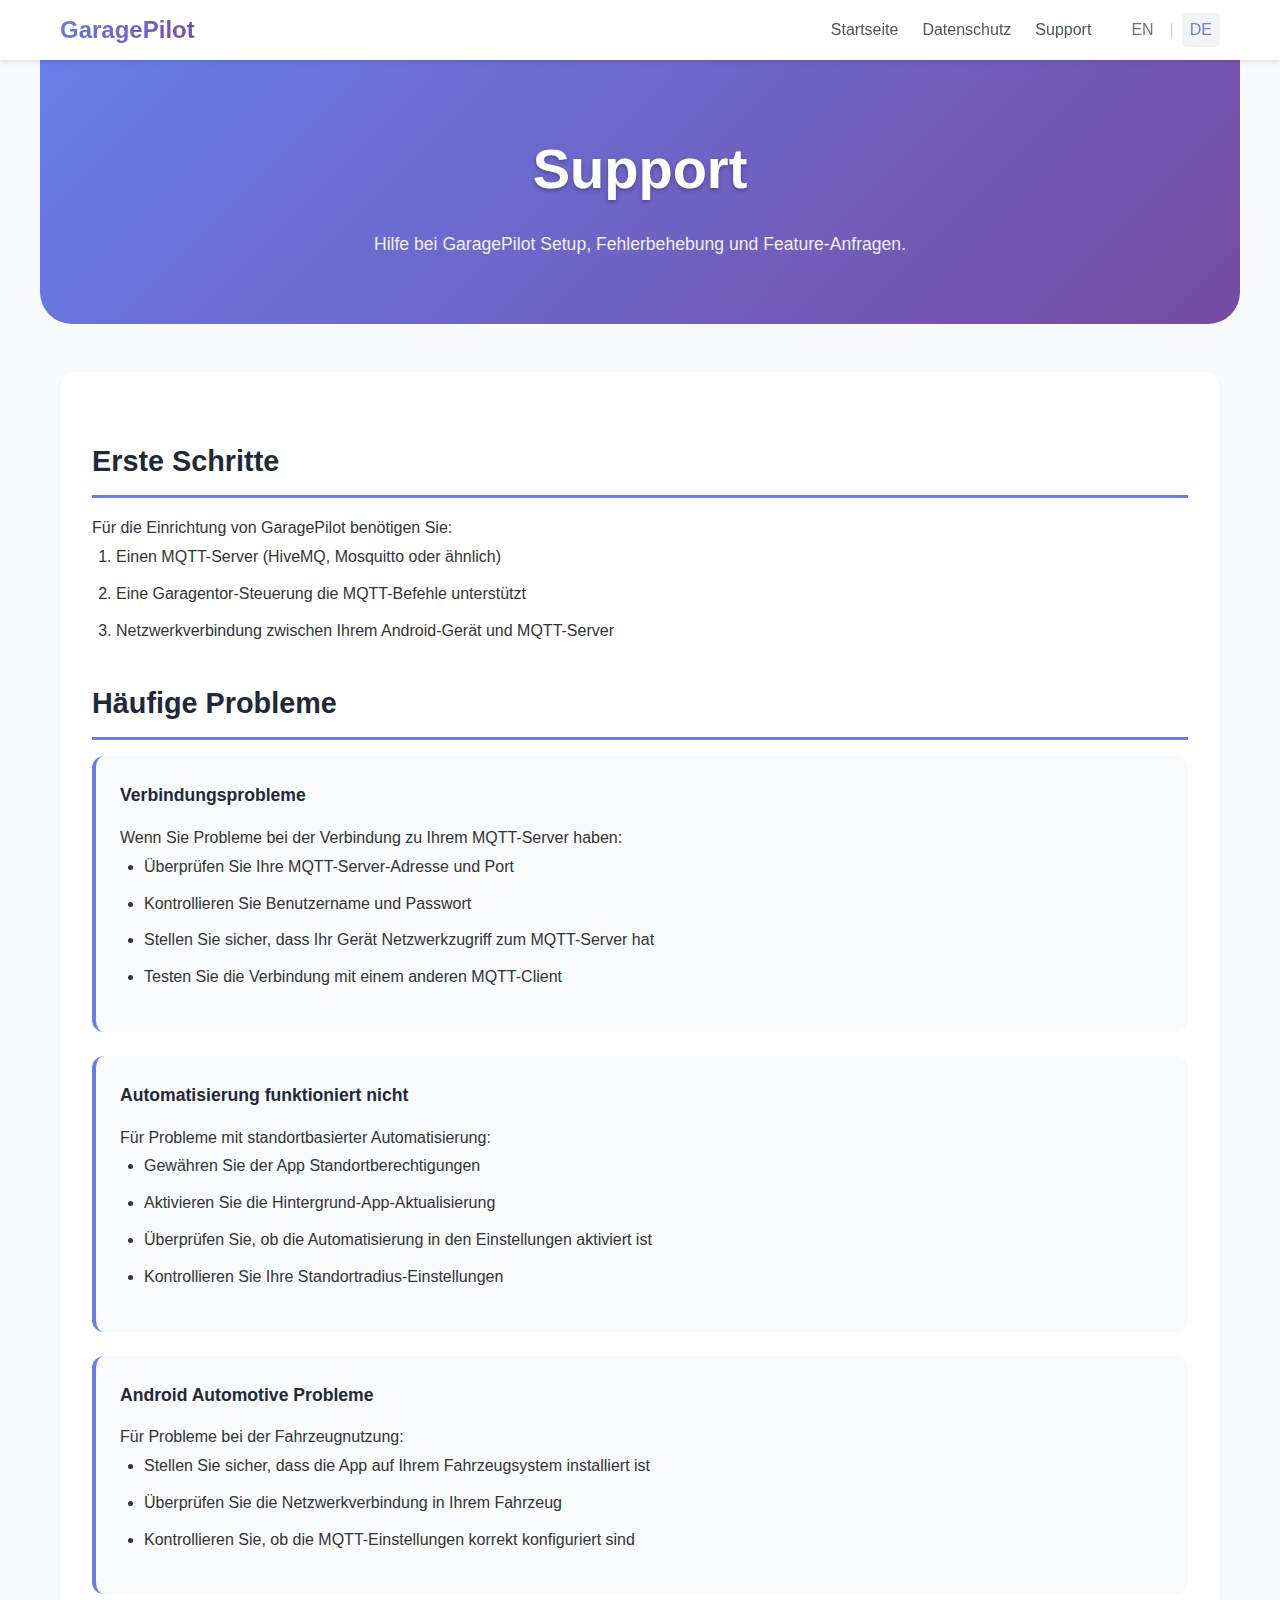
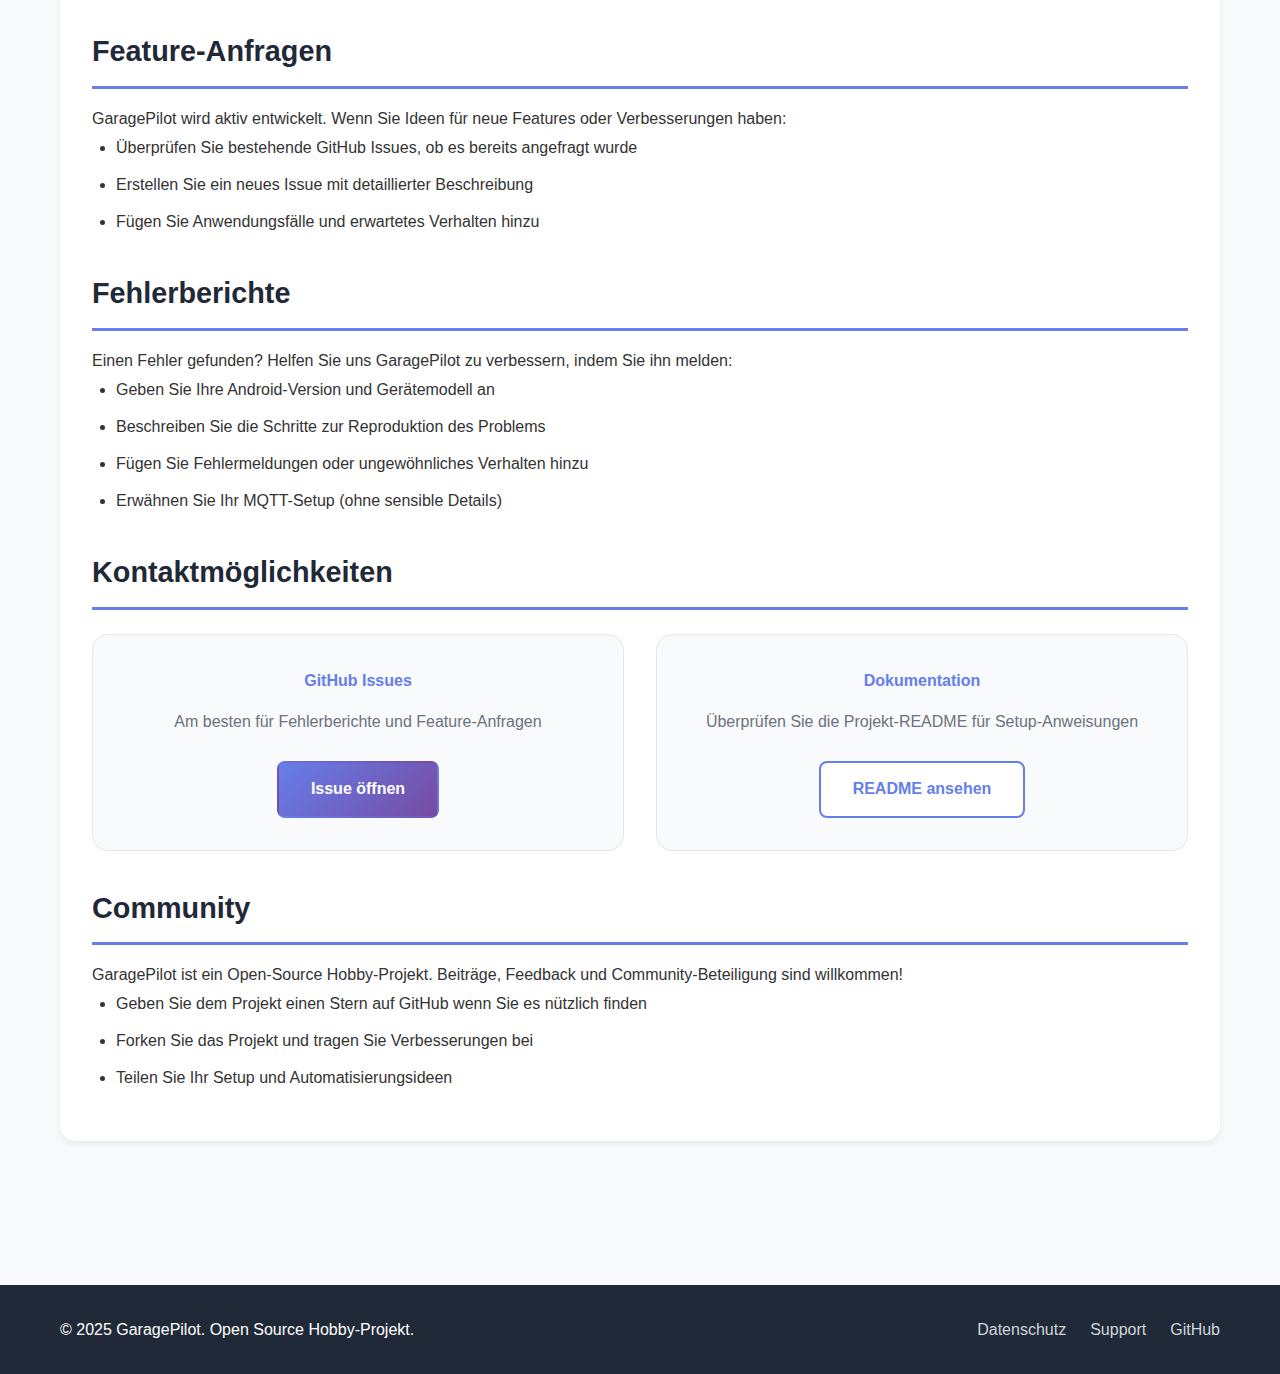
<file: support-de.html>
<!DOCTYPE html>
<html lang="de">

<head>
    <meta charset="UTF-8">
    <meta name="viewport" content="width=device-width, initial-scale=1.0">
    <title>Support - GaragePilot</title>
    <link rel="stylesheet" href="css/style.css">
</head>

<body>
    <nav class="navbar">
        <div class="nav-container">
            <h1 class="nav-title">GaragePilot</h1>
            <div class="nav-right">
                <ul class="nav-menu">
                    <li><a href="index.html">Startseite</a></li>
                    <li><a href="privacy-de.html">Datenschutz</a></li>
                    <li><a href="support-de.html" class="active">Support</a></li>
                </ul>
                <div class="language-switcher">
                    <a href="support-en.html">EN</a>
                    <span class="separator">|</span>
                    <a href="support-de.html" class="active">DE</a>
                </div>
            </div>
        </div>
    </nav>

    <main class="main-content">
        <div class="container">
            <header class="hero">
                <h1>Support</h1>
                <p class="hero-description">
                    Hilfe bei GaragePilot Setup, Fehlerbehebung und Feature-Anfragen.
                </p>
            </header>

            <section class="support-content">
                <h3>Erste Schritte</h3>
                <p>Für die Einrichtung von GaragePilot benötigen Sie:</p>
                <ol>
                    <li>Einen MQTT-Server (HiveMQ, Mosquitto oder ähnlich)</li>
                    <li>Eine Garagentor-Steuerung die MQTT-Befehle unterstützt</li>
                    <li>Netzwerkverbindung zwischen Ihrem Android-Gerät und MQTT-Server</li>
                </ol>

                <h3>Häufige Probleme</h3>
                <div class="faq-item">
                    <h4>Verbindungsprobleme</h4>
                    <p>Wenn Sie Probleme bei der Verbindung zu Ihrem MQTT-Server haben:</p>
                    <ul>
                        <li>Überprüfen Sie Ihre MQTT-Server-Adresse und Port</li>
                        <li>Kontrollieren Sie Benutzername und Passwort</li>
                        <li>Stellen Sie sicher, dass Ihr Gerät Netzwerkzugriff zum MQTT-Server hat</li>
                        <li>Testen Sie die Verbindung mit einem anderen MQTT-Client</li>
                    </ul>
                </div>

                <div class="faq-item">
                    <h4>Automatisierung funktioniert nicht</h4>
                    <p>Für Probleme mit standortbasierter Automatisierung:</p>
                    <ul>
                        <li>Gewähren Sie der App Standortberechtigungen</li>
                        <li>Aktivieren Sie die Hintergrund-App-Aktualisierung</li>
                        <li>Überprüfen Sie, ob die Automatisierung in den Einstellungen aktiviert ist</li>
                        <li>Kontrollieren Sie Ihre Standortradius-Einstellungen</li>
                    </ul>
                </div>

                <div class="faq-item">
                    <h4>Android Automotive Probleme</h4>
                    <p>Für Probleme bei der Fahrzeugnutzung:</p>
                    <ul>
                        <li>Stellen Sie sicher, dass die App auf Ihrem Fahrzeugsystem installiert ist</li>
                        <li>Überprüfen Sie die Netzwerkverbindung in Ihrem Fahrzeug</li>
                        <li>Kontrollieren Sie, ob die MQTT-Einstellungen korrekt konfiguriert sind</li>
                    </ul>
                </div>

                <h3>Feature-Anfragen</h3>
                <p>GaragePilot wird aktiv entwickelt. Wenn Sie Ideen für neue Features oder Verbesserungen haben:</p>
                <ul>
                    <li>Überprüfen Sie bestehende GitHub Issues, ob es bereits angefragt wurde</li>
                    <li>Erstellen Sie ein neues Issue mit detaillierter Beschreibung</li>
                    <li>Fügen Sie Anwendungsfälle und erwartetes Verhalten hinzu</li>
                </ul>

                <h3>Fehlerberichte</h3>
                <p>Einen Fehler gefunden? Helfen Sie uns GaragePilot zu verbessern, indem Sie ihn melden:</p>
                <ul>
                    <li>Geben Sie Ihre Android-Version und Gerätemodell an</li>
                    <li>Beschreiben Sie die Schritte zur Reproduktion des Problems</li>
                    <li>Fügen Sie Fehlermeldungen oder ungewöhnliches Verhalten hinzu</li>
                    <li>Erwähnen Sie Ihr MQTT-Setup (ohne sensible Details)</li>
                </ul>

                <h3>Kontaktmöglichkeiten</h3>
                <div class="contact-grid">
                    <div class="contact-item">
                        <h4>GitHub Issues</h4>
                        <p>Am besten für Fehlerberichte und Feature-Anfragen</p>
                        <a href="https://github.com/enthali/GContrl/issues" class="btn btn-primary">Issue
                            öffnen</a>
                    </div>
                    <div class="contact-item">
                        <h4>Dokumentation</h4>
                        <p>Überprüfen Sie die Projekt-README für Setup-Anweisungen</p>
                        <a href="https://github.com/enthali/GContrl#readme" class="btn btn-secondary">README
                            ansehen</a>
                    </div>
                </div>
                <h3>Community</h3>
                <p>GaragePilot ist ein Open-Source Hobby-Projekt. Beiträge, Feedback und Community-Beteiligung sind
                    willkommen!</p>
                <ul>
                    <li>Geben Sie dem Projekt einen Stern auf GitHub wenn Sie es nützlich finden</li>
                    <li>Forken Sie das Projekt und tragen Sie Verbesserungen bei</li>
                    <li>Teilen Sie Ihr Setup und Automatisierungsideen</li>
                </ul>
            </section>
        </div>
    </main>

    <footer class="footer">
        <div class="container">
            <p>&copy; 2025 GaragePilot. Open Source Hobby-Projekt.</p>
            <div class="footer-links">
                <a href="privacy-de.html">Datenschutz</a>
                <a href="support-de.html">Support</a>
                <a href="https://github.com/enthali/GContrl">GitHub</a>
            </div>
        </div>
    </footer>
</body>

</html>
</file>
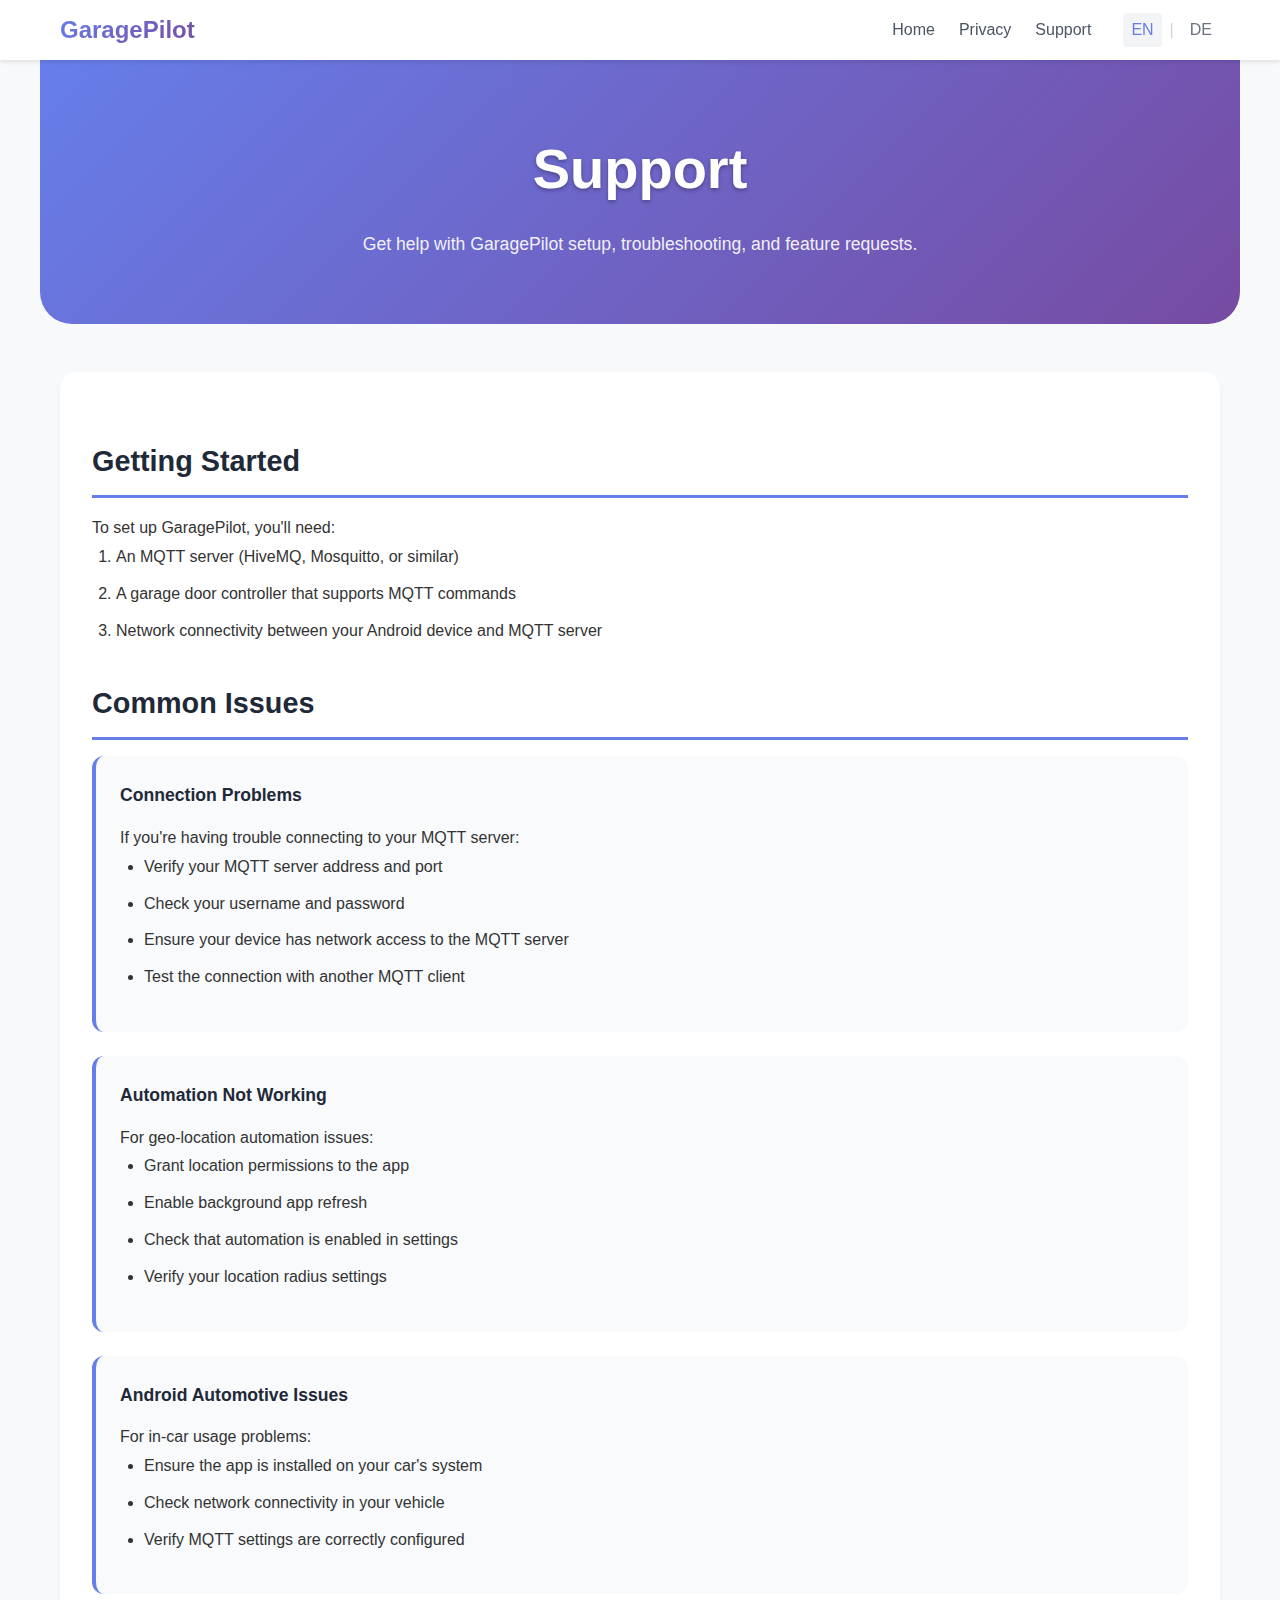
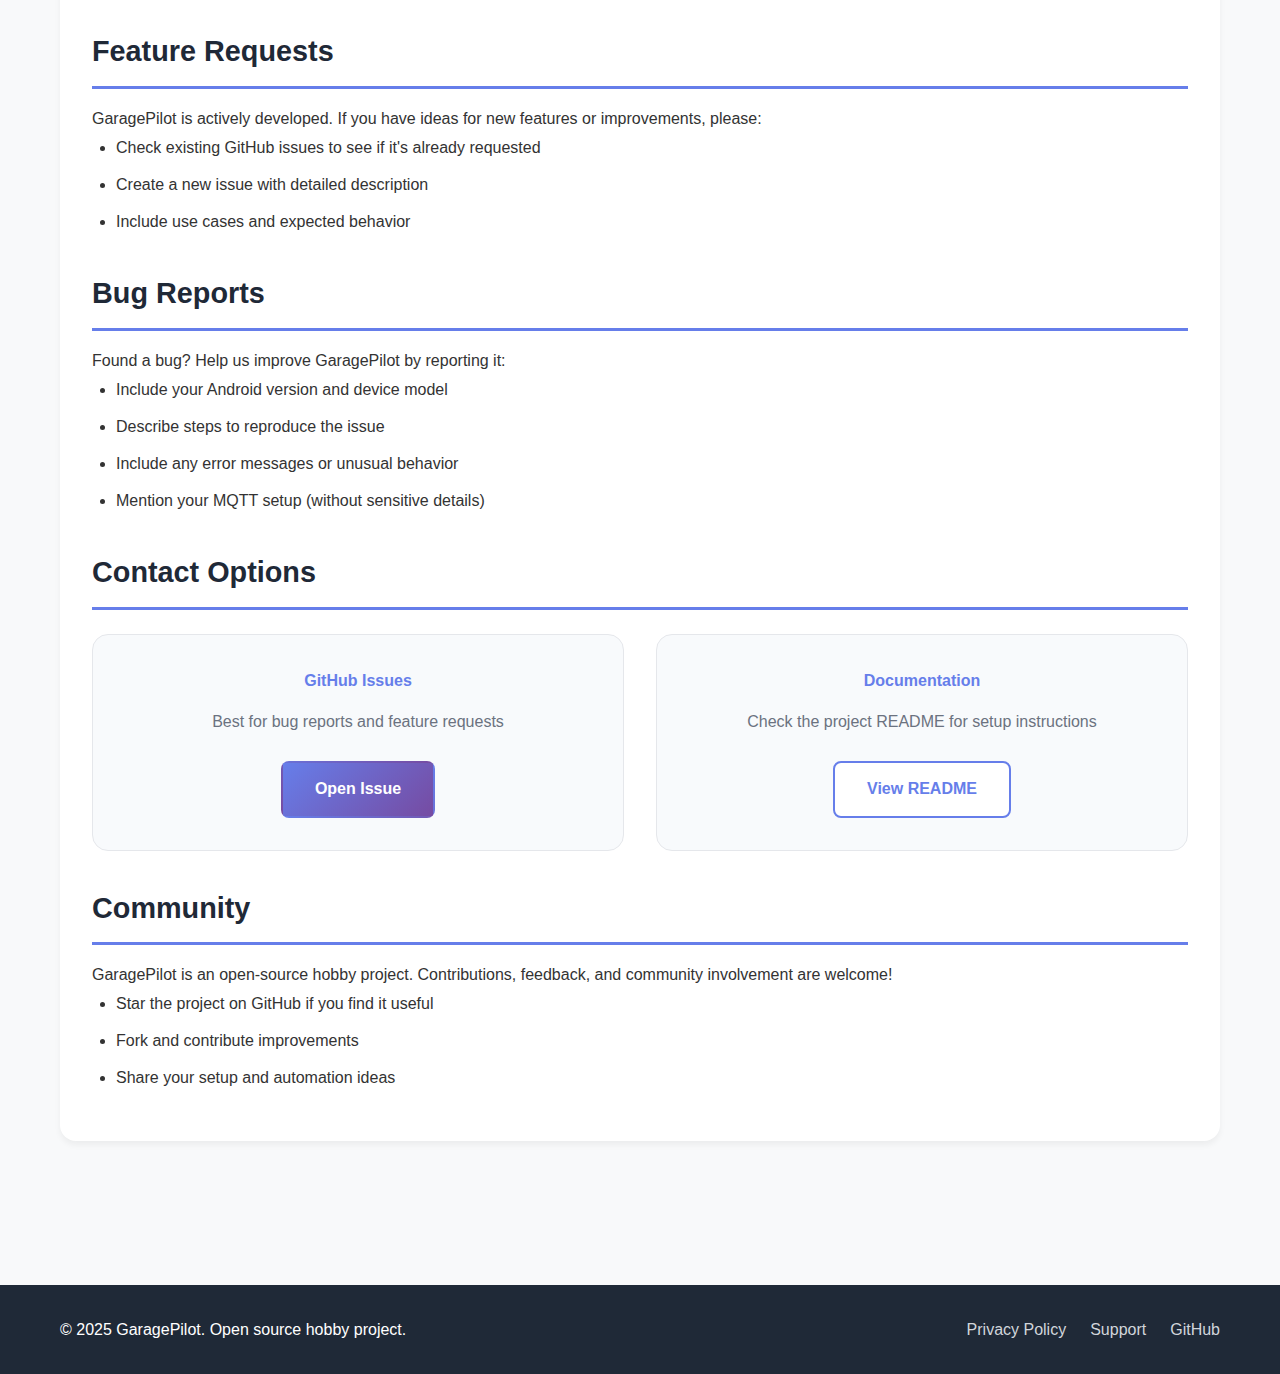
<file: support-en.html>
<!DOCTYPE html>
<html lang="en">

<head>
    <meta charset="UTF-8">
    <meta name="viewport" content="width=device-width, initial-scale=1.0">
    <title>Support - GaragePilot</title>
    <link rel="stylesheet" href="css/style.css">
</head>

<body>
    <nav class="navbar">
        <div class="nav-container">
            <h1 class="nav-title">GaragePilot</h1>
            <div class="nav-right">
                <ul class="nav-menu">
                    <li><a href="index-en.html">Home</a></li>
                    <li><a href="privacy-en.html">Privacy</a></li>
                    <li><a href="support-en.html" class="active">Support</a></li>
                </ul>
                <div class="language-switcher">
                    <a href="support-en.html" class="active">EN</a>
                    <span class="separator">|</span>
                    <a href="support-de.html">DE</a>
                </div>
            </div>
        </div>
    </nav>

    <main class="main-content">
        <div class="container">
            <header class="hero">
                <h1>Support</h1>
                <p class="hero-description">
                    Get help with GaragePilot setup, troubleshooting, and feature requests.
                </p>
            </header>

            <section class="support-content">
                <h3>Getting Started</h3>
                <p>To set up GaragePilot, you'll need:</p>
                <ol>
                    <li>An MQTT server (HiveMQ, Mosquitto, or similar)</li>
                    <li>A garage door controller that supports MQTT commands</li>
                    <li>Network connectivity between your Android device and MQTT server</li>
                </ol>

                <h3>Common Issues</h3>
                <div class="faq-item">
                    <h4>Connection Problems</h4>
                    <p>If you're having trouble connecting to your MQTT server:</p>
                    <ul>
                        <li>Verify your MQTT server address and port</li>
                        <li>Check your username and password</li>
                        <li>Ensure your device has network access to the MQTT server</li>
                        <li>Test the connection with another MQTT client</li>
                    </ul>
                </div>

                <div class="faq-item">
                    <h4>Automation Not Working</h4>
                    <p>For geo-location automation issues:</p>
                    <ul>
                        <li>Grant location permissions to the app</li>
                        <li>Enable background app refresh</li>
                        <li>Check that automation is enabled in settings</li>
                        <li>Verify your location radius settings</li>
                    </ul>
                </div>

                <div class="faq-item">
                    <h4>Android Automotive Issues</h4>
                    <p>For in-car usage problems:</p>
                    <ul>
                        <li>Ensure the app is installed on your car's system</li>
                        <li>Check network connectivity in your vehicle</li>
                        <li>Verify MQTT settings are correctly configured</li>
                    </ul>
                </div>

                <h3>Feature Requests</h3>
                <p>GaragePilot is actively developed. If you have ideas for new features or improvements, please:</p>
                <ul>
                    <li>Check existing GitHub issues to see if it's already requested</li>
                    <li>Create a new issue with detailed description</li>
                    <li>Include use cases and expected behavior</li>
                </ul>

                <h3>Bug Reports</h3>
                <p>Found a bug? Help us improve GaragePilot by reporting it:</p>
                <ul>
                    <li>Include your Android version and device model</li>
                    <li>Describe steps to reproduce the issue</li>
                    <li>Include any error messages or unusual behavior</li>
                    <li>Mention your MQTT setup (without sensitive details)</li>
                </ul>

                <h3>Contact Options</h3>
                <div class="contact-grid">                    <div class="contact-item">
                        <h4>GitHub Issues</h4>
                        <p>Best for bug reports and feature requests</p>
                        <a href="https://github.com/enthali/GContrl/issues" class="btn btn-primary">Open Issue</a>
                    </div>
                    <div class="contact-item">
                        <h4>Documentation</h4>
                        <p>Check the project README for setup instructions</p>
                        <a href="https://github.com/enthali/GContrl#readme" class="btn btn-secondary">View
                            README</a>
                    </div>
                </div>
                <h3>Community</h3>
                <p>GaragePilot is an open-source hobby project. Contributions, feedback, and community involvement are
                    welcome!</p>
                <ul>
                    <li>Star the project on GitHub if you find it useful</li>
                    <li>Fork and contribute improvements</li>
                    <li>Share your setup and automation ideas</li>
                </ul>
            </section>
        </div>
    </main>

    <footer class="footer">
        <div class="container">
            <p>&copy; 2025 GaragePilot. Open source hobby project.</p>            <div class="footer-links">
                <a href="privacy-en.html">Privacy Policy</a>
                <a href="support-en.html">Support</a>
                <a href="https://github.com/enthali/GContrl">GitHub</a>
            </div>
        </div>
    </footer>
</body>

</html>
</file>
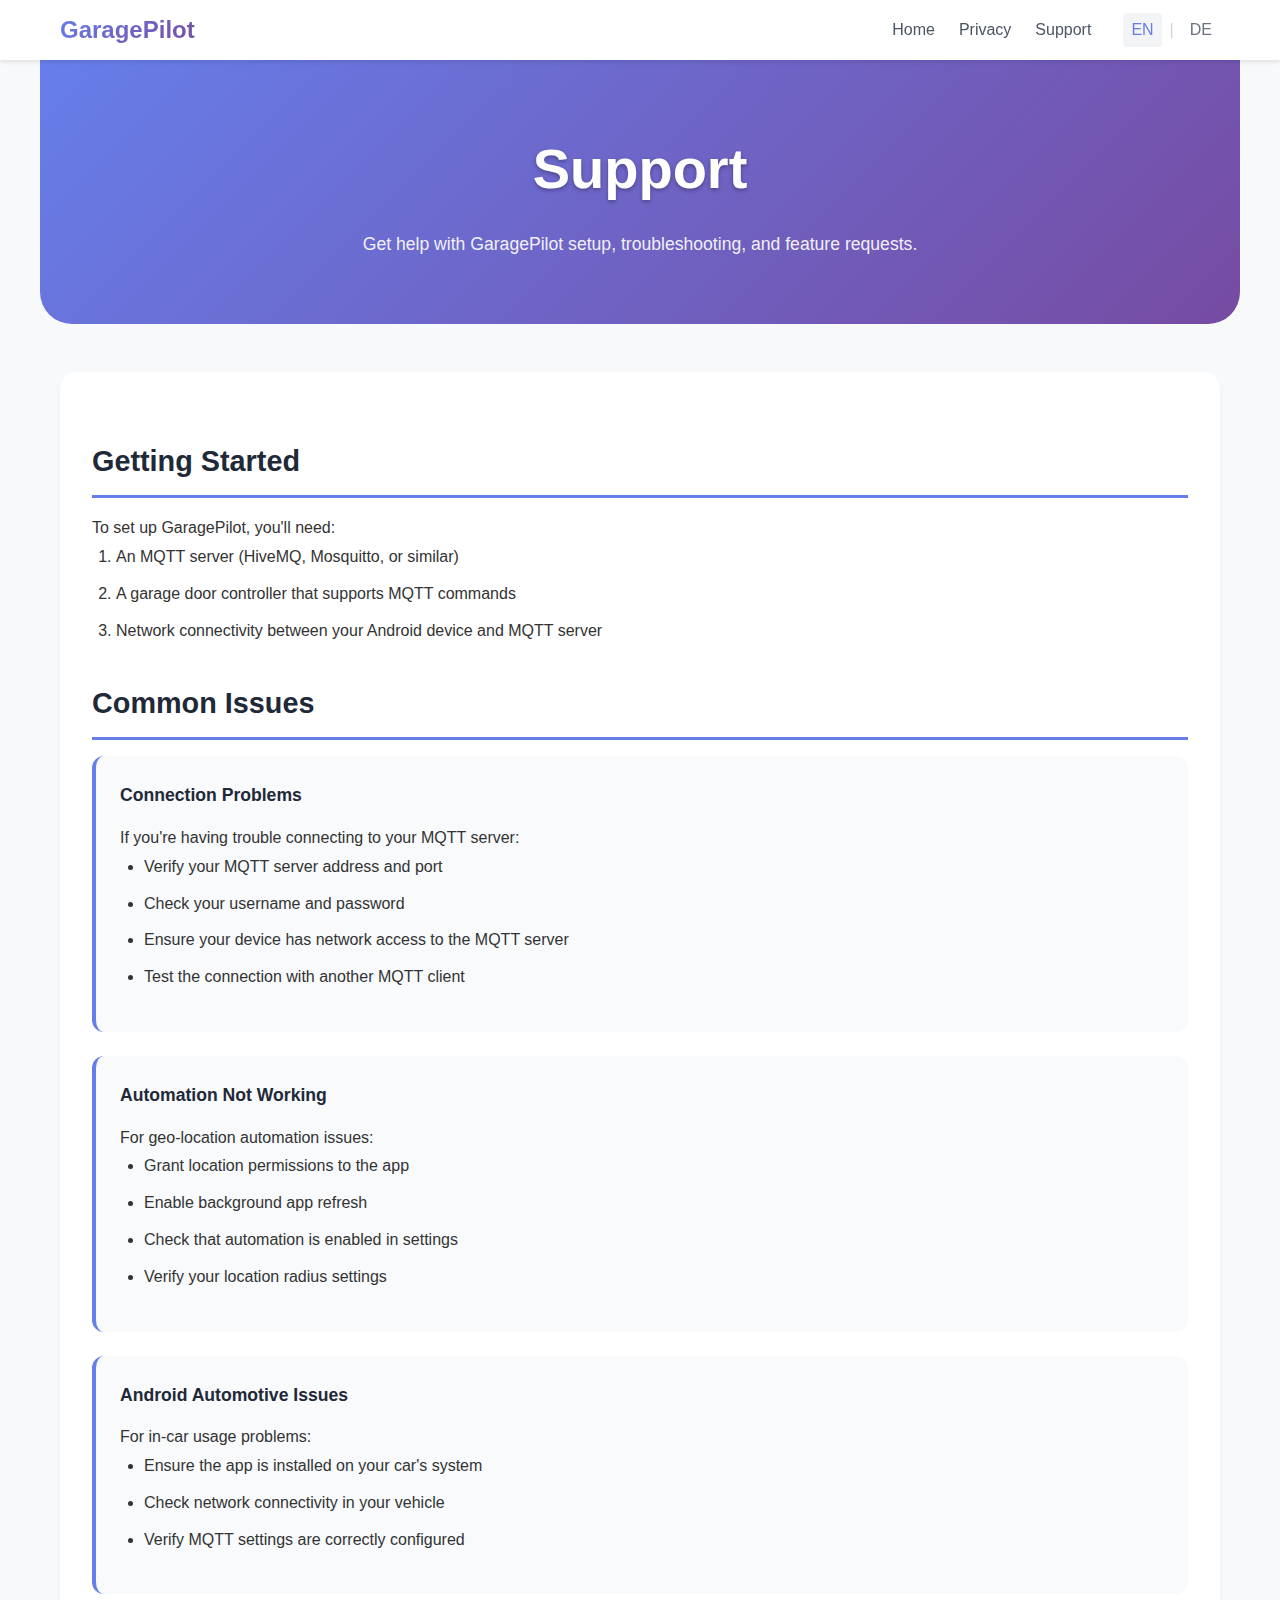
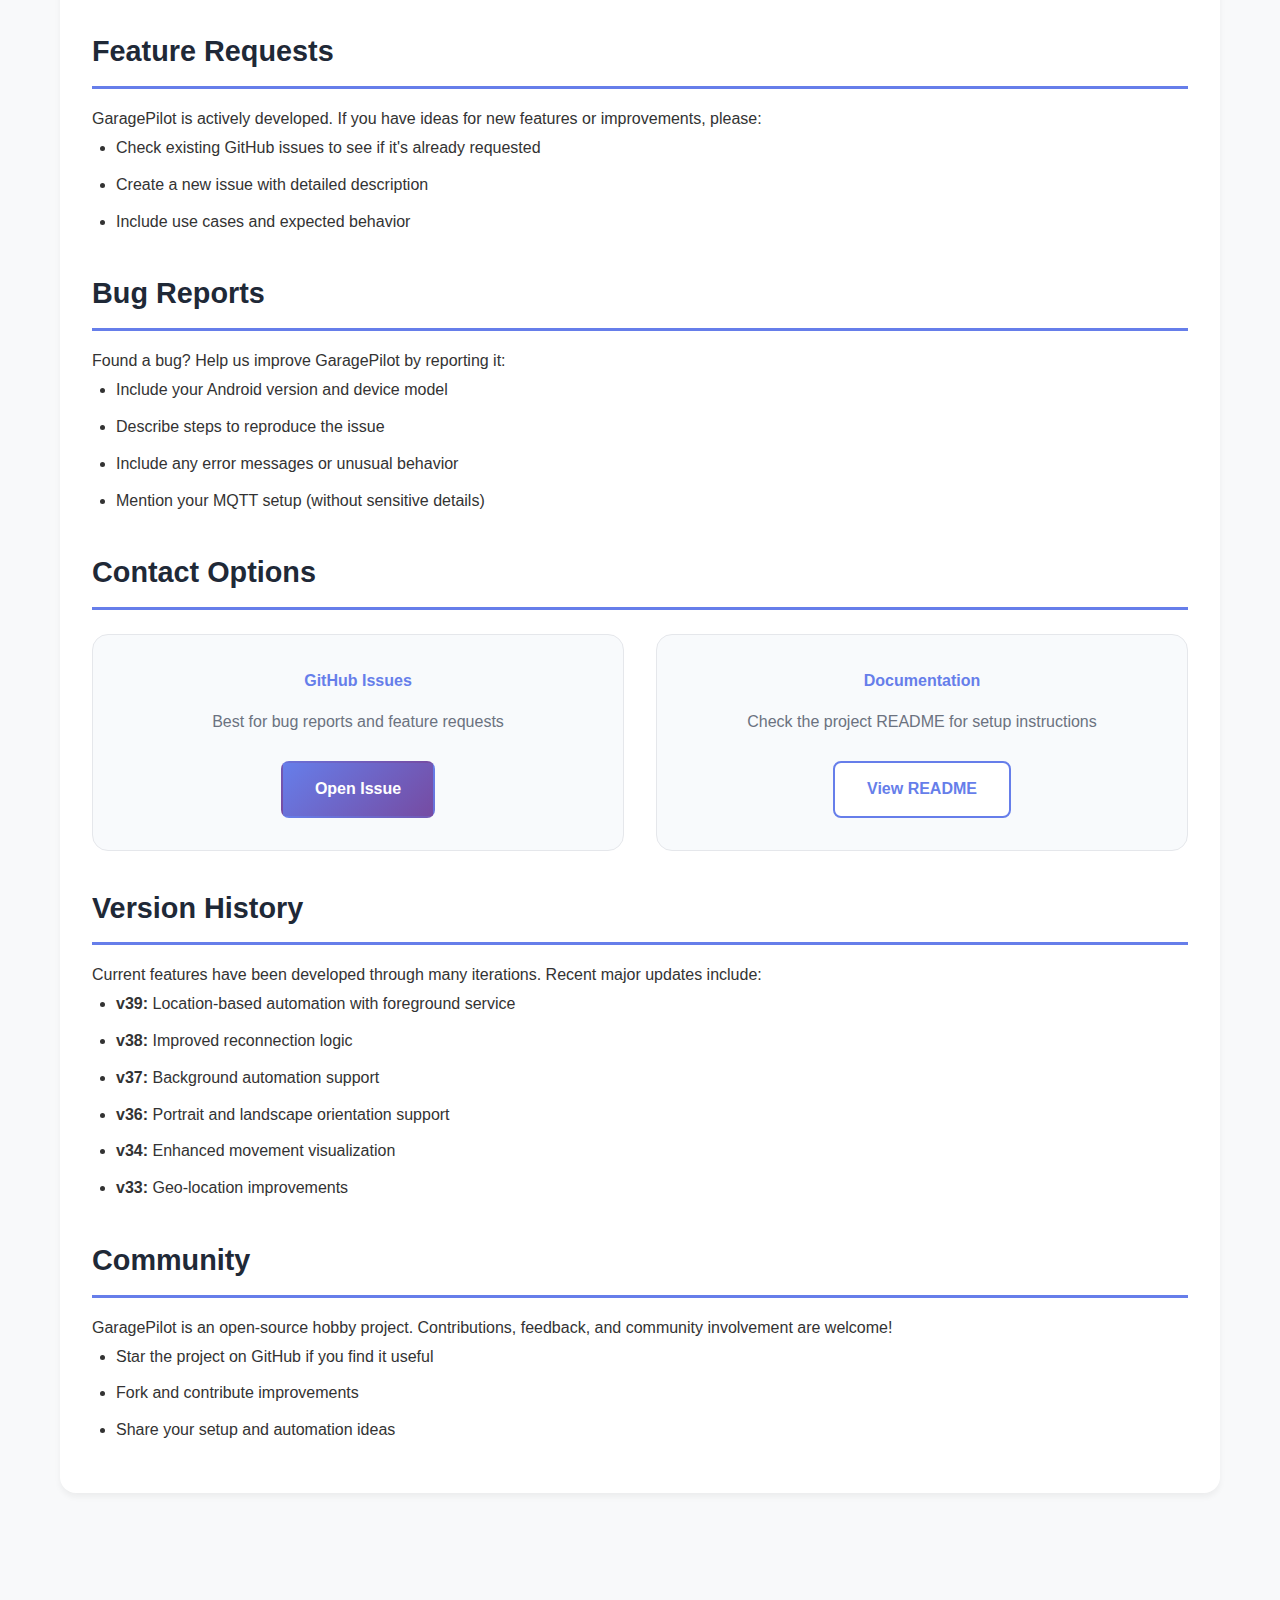
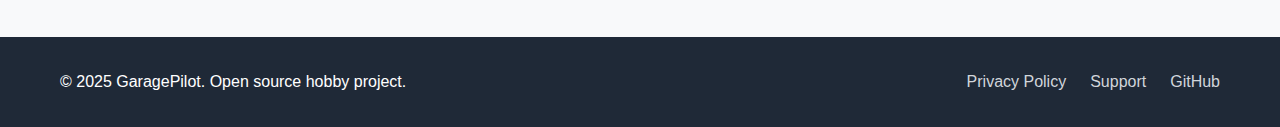
<file: support.html>
<!DOCTYPE html>
<html lang="en">

<head>
    <meta charset="UTF-8">
    <meta name="viewport" content="width=device-width, initial-scale=1.0">
    <title>Support - GaragePilot</title>
    <link rel="stylesheet" href="css/style.css">
</head>

<body>
    <nav class="navbar">
        <div class="nav-container">
            <h1 class="nav-title">GaragePilot</h1>
            <div class="nav-right">
                <ul class="nav-menu">
                    <li><a href="index.html">Home</a></li>
                    <li><a href="privacy.html">Privacy</a></li>
                    <li><a href="support.html" class="active">Support</a></li>
                </ul>
                <div class="language-switcher">
                    <a href="support.html" class="active">EN</a>
                    <span class="separator">|</span>
                    <a href="support-de.html">DE</a>
                </div>
            </div>
        </div>
    </nav>

    <main class="main-content">
        <div class="container">
            <header class="hero">
                <h1>Support</h1>
                <p class="hero-description">
                    Get help with GaragePilot setup, troubleshooting, and feature requests.
                </p>
            </header>

            <section class="support-content">
                <h3>Getting Started</h3>
                <p>To set up GaragePilot, you'll need:</p>
                <ol>
                    <li>An MQTT server (HiveMQ, Mosquitto, or similar)</li>
                    <li>A garage door controller that supports MQTT commands</li>
                    <li>Network connectivity between your Android device and MQTT server</li>
                </ol>

                <h3>Common Issues</h3>
                <div class="faq-item">
                    <h4>Connection Problems</h4>
                    <p>If you're having trouble connecting to your MQTT server:</p>
                    <ul>
                        <li>Verify your MQTT server address and port</li>
                        <li>Check your username and password</li>
                        <li>Ensure your device has network access to the MQTT server</li>
                        <li>Test the connection with another MQTT client</li>
                    </ul>
                </div>

                <div class="faq-item">
                    <h4>Automation Not Working</h4>
                    <p>For geo-location automation issues:</p>
                    <ul>
                        <li>Grant location permissions to the app</li>
                        <li>Enable background app refresh</li>
                        <li>Check that automation is enabled in settings</li>
                        <li>Verify your location radius settings</li>
                    </ul>
                </div>

                <div class="faq-item">
                    <h4>Android Automotive Issues</h4>
                    <p>For in-car usage problems:</p>
                    <ul>
                        <li>Ensure the app is installed on your car's system</li>
                        <li>Check network connectivity in your vehicle</li>
                        <li>Verify MQTT settings are correctly configured</li>
                    </ul>
                </div>

                <h3>Feature Requests</h3>
                <p>GaragePilot is actively developed. If you have ideas for new features or improvements, please:</p>
                <ul>
                    <li>Check existing GitHub issues to see if it's already requested</li>
                    <li>Create a new issue with detailed description</li>
                    <li>Include use cases and expected behavior</li>
                </ul>

                <h3>Bug Reports</h3>
                <p>Found a bug? Help us improve GaragePilot by reporting it:</p>
                <ul>
                    <li>Include your Android version and device model</li>
                    <li>Describe steps to reproduce the issue</li>
                    <li>Include any error messages or unusual behavior</li>
                    <li>Mention your MQTT setup (without sensitive details)</li>
                </ul>

                <h3>Contact Options</h3>
                <div class="contact-grid">
                    <div class="contact-item">
                        <h4>GitHub Issues</h4>
                        <p>Best for bug reports and feature requests</p>
                        <a href="https://github.com/yourusername/GContrl/issues" class="btn btn-primary">Open Issue</a>
                    </div>
                    <div class="contact-item">
                        <h4>Documentation</h4>
                        <p>Check the project README for setup instructions</p>
                        <a href="https://github.com/yourusername/GContrl#readme" class="btn btn-secondary">View
                            README</a>
                    </div>
                </div>

                <h3>Version History</h3>
                <p>Current features have been developed through many iterations. Recent major updates include:</p>
                <ul>
                    <li><strong>v39:</strong> Location-based automation with foreground service</li>
                    <li><strong>v38:</strong> Improved reconnection logic</li>
                    <li><strong>v37:</strong> Background automation support</li>
                    <li><strong>v36:</strong> Portrait and landscape orientation support</li>
                    <li><strong>v34:</strong> Enhanced movement visualization</li>
                    <li><strong>v33:</strong> Geo-location improvements</li>
                </ul>

                <h3>Community</h3>
                <p>GaragePilot is an open-source hobby project. Contributions, feedback, and community involvement are
                    welcome!</p>
                <ul>
                    <li>Star the project on GitHub if you find it useful</li>
                    <li>Fork and contribute improvements</li>
                    <li>Share your setup and automation ideas</li>
                </ul>
            </section>
        </div>
    </main>

    <footer class="footer">
        <div class="container">
            <p>&copy; 2025 GaragePilot. Open source hobby project.</p>
            <div class="footer-links">
                <a href="privacy.html">Privacy Policy</a>
                <a href="support.html">Support</a>
                <a href="https://github.com/yourusername/GContrl">GitHub</a>
            </div>
        </div>
    </footer>
</body>

</html>
</file>
<file: css/style.css>
/* Modern CSS for GaragePilot GitHub Pages */
* {
    margin: 0;
    padding: 0;
    box-sizing: border-box;
}

body {
    font-family: -apple-system, BlinkMacSystemFont, 'Segoe UI', Roboto, Oxygen, Ubuntu, Cantarell, sans-serif;
    line-height: 1.6;
    color: #333;
    background-color: #f8f9fa;
}

.container {
    max-width: 1200px;
    margin: 0 auto;
    padding: 0 20px;
}

/* Navigation */
.navbar {
    background-color: #fff;
    box-shadow: 0 2px 4px rgba(0,0,0,0.1);
    position: sticky;
    top: 0;
    z-index: 100;
}

.nav-container {
    max-width: 1200px;
    margin: 0 auto;
    padding: 0 20px;
    display: flex;
    justify-content: space-between;
    align-items: center;
    height: 60px;
}

.nav-right {
    display: flex;
    align-items: center;
    gap: 2rem;
}

.nav-title {
    font-size: 1.5rem;
    font-weight: bold;
    color: #1f2937;
    background: linear-gradient(135deg, #667eea 0%, #764ba2 100%);
    -webkit-background-clip: text;
    -webkit-text-fill-color: transparent;
    background-clip: text;
}

.nav-menu {
    display: flex;
    list-style: none;
    gap: 1.5rem;
}

.nav-menu a {
    text-decoration: none;
    color: #4b5563;
    font-weight: 500;
    transition: color 0.3s ease;
}

.nav-menu a:hover {
    color: #667eea;
}

.language-switcher {
    display: flex;
    align-items: center;
    gap: 0.5rem;
}

.language-switcher a {
    text-decoration: none;
    color: #6b7280;
    font-weight: 500;
    padding: 0.25rem 0.5rem;
    border-radius: 4px;
    transition: all 0.3s ease;
}

.language-switcher a.active {
    color: #667eea;
    background-color: #f3f4f6;
}

.separator {
    color: #d1d5db;
}

/* Main Content */
.main-content {
    padding: 2rem 0;
}

/* Hero Section */
.hero {
    text-align: center;
    padding: 4rem 0;
    background: linear-gradient(135deg, #667eea 0%, #764ba2 100%);
    color: white;
    margin: -2rem -20px 3rem -20px;
    border-radius: 0 0 2rem 2rem;
}

.hero h1 {
    font-size: 3.5rem;
    font-weight: bold;
    margin-bottom: 1rem;
    text-shadow: 0 2px 4px rgba(0,0,0,0.3);
}

.hero h2 {
    font-size: 1.5rem;
    font-weight: 300;
    margin-bottom: 1.5rem;
    opacity: 0.9;
}

.hero-description {
    font-size: 1.1rem;
    max-width: 600px;
    margin: 0 auto;
    opacity: 0.9;
    line-height: 1.7;
}

/* Sections */
section {
    margin-bottom: 3rem;
    padding: 2rem;
    background: white;
    border-radius: 1rem;
    box-shadow: 0 4px 6px rgba(0,0,0,0.05);
}

section h3 {
    font-size: 1.8rem;
    color: #1f2937;
    margin-bottom: 1.5rem;
    border-bottom: 3px solid #667eea;
    padding-bottom: 0.5rem;
}

/* Features */
.features ul {
    list-style: none;
    display: grid;
    grid-template-columns: repeat(auto-fit, minmax(300px, 1fr));
    gap: 1rem;
}

.features li {
    padding: 1rem;
    background: #f8fafc;
    border-radius: 0.5rem;
    border-left: 4px solid #667eea;
    transition: transform 0.2s ease;
}

.features li:hover {
    transform: translateY(-2px);
}

.features li::before {
    content: "✓";
    color: #667eea;
    font-weight: bold;
    margin-right: 0.5rem;
}

/* Screenshots */
.screenshot-grid {
    display: grid;
    grid-template-columns: repeat(auto-fit, minmax(250px, 1fr));
    gap: 2rem;
}

.screenshot-placeholder {
    aspect-ratio: 9/16;
    background: linear-gradient(135deg, #f3f4f6 0%, #e5e7eb 100%);
    border-radius: 1rem;
    display: flex;
    align-items: center;
    justify-content: center;
    color: #6b7280;
    font-weight: 500;
    border: 2px dashed #d1d5db;
}

/* Technical Specs */
.specs-grid {
    display: grid;
    grid-template-columns: repeat(auto-fit, minmax(200px, 1fr));
    gap: 1.5rem;
}

.spec-item {
    text-align: center;
    padding: 1.5rem;
    background: #f8fafc;
    border-radius: 0.75rem;
    border: 1px solid #e5e7eb;
}

.spec-item h4 {
    color: #667eea;
    font-size: 1.1rem;
    margin-bottom: 0.5rem;
}

.spec-item p {
    color: #4b5563;
    font-weight: 500;
}

/* Download Section */
.download {
    text-align: center;
}

.download-buttons {
    display: flex;
    gap: 1rem;
    justify-content: center;
    margin-top: 1.5rem;
}

.btn {
    display: inline-block;
    padding: 0.75rem 2rem;
    border-radius: 0.5rem;
    text-decoration: none;
    font-weight: 600;
    transition: all 0.3s ease;
    border: 2px solid transparent;
}

.btn-primary {
    background: linear-gradient(135deg, #667eea 0%, #764ba2 100%);
    color: white;
}

.btn-primary:hover {
    transform: translateY(-2px);
    box-shadow: 0 8px 15px rgba(102, 126, 234, 0.4);
}

.btn-secondary {
    color: #667eea;
    border-color: #667eea;
    background: white;
}

.btn-secondary:hover {
    background: #667eea;
    color: white;
    transform: translateY(-2px);
}

/* Requirements */
.requirements ul {
    list-style: none;
}

.requirements li {
    padding: 0.75rem 0;
    border-bottom: 1px solid #e5e7eb;
}

.requirements li:last-child {
    border-bottom: none;
}

.requirements li::before {
    content: "⚙️";
    margin-right: 0.75rem;
}

/* Footer */
.footer {
    background-color: #1f2937;
    color: white;
    padding: 2rem 0;
    margin-top: 4rem;
}

.footer .container {
    display: flex;
    justify-content: space-between;
    align-items: center;
    flex-wrap: wrap;
    gap: 1rem;
}

.footer-links {
    display: flex;
    gap: 1.5rem;
}

.footer-links a {
    color: #d1d5db;
    text-decoration: none;
    transition: color 0.3s ease;
}

.footer-links a:hover {
    color: white;
}

/* Additional styles for support and privacy pages */
.privacy-content, .support-content {
    line-height: 1.8;
}

.privacy-content h3, .support-content h3 {
    margin-top: 2rem;
    margin-bottom: 1rem;
}

.privacy-content ul, .support-content ul,
.privacy-content ol, .support-content ol {
    margin-left: 1.5rem;
    margin-bottom: 1rem;
}

.privacy-content li, .support-content li {
    margin-bottom: 0.5rem;
}

.faq-item {
    background: #f8fafc;
    padding: 1.5rem;
    border-radius: 0.75rem;
    margin-bottom: 1.5rem;
    border-left: 4px solid #667eea;
}

.faq-item h4 {
    color: #1f2937;
    margin-bottom: 0.75rem;
    font-size: 1.1rem;
}

.contact-grid {
    display: grid;
    grid-template-columns: repeat(auto-fit, minmax(250px, 1fr));
    gap: 2rem;
    margin-top: 1.5rem;
}

.contact-item {
    text-align: center;
    padding: 2rem;
    background: #f8fafc;
    border-radius: 1rem;
    border: 1px solid #e5e7eb;
}

.contact-item h4 {
    color: #667eea;
    margin-bottom: 0.75rem;
}

.contact-item p {
    margin-bottom: 1.5rem;
    color: #6b7280;
}

/* Responsive Design */
@media (max-width: 768px) {
    .nav-container {
        flex-direction: column;
        height: auto;
        padding: 1rem 20px;
    }
    
    .nav-right {
        margin-top: 1rem;
        flex-direction: column;
        gap: 1rem;
    }
    
    .hero h1 {
        font-size: 2.5rem;
    }
    
    .hero h2 {
        font-size: 1.2rem;
    }
    
    .download-buttons {
        flex-direction: column;
        align-items: center;
    }
    
    .footer .container {
        flex-direction: column;
        text-align: center;
    }
}

@media (max-width: 480px) {
    .container {
        padding: 0 10px;
    }
    
    section {
        padding: 1.5rem;
        margin-bottom: 2rem;
    }
    
    .hero {
        margin: -2rem -10px 2rem -10px;
        padding: 3rem 1rem;
    }
}
</file>
